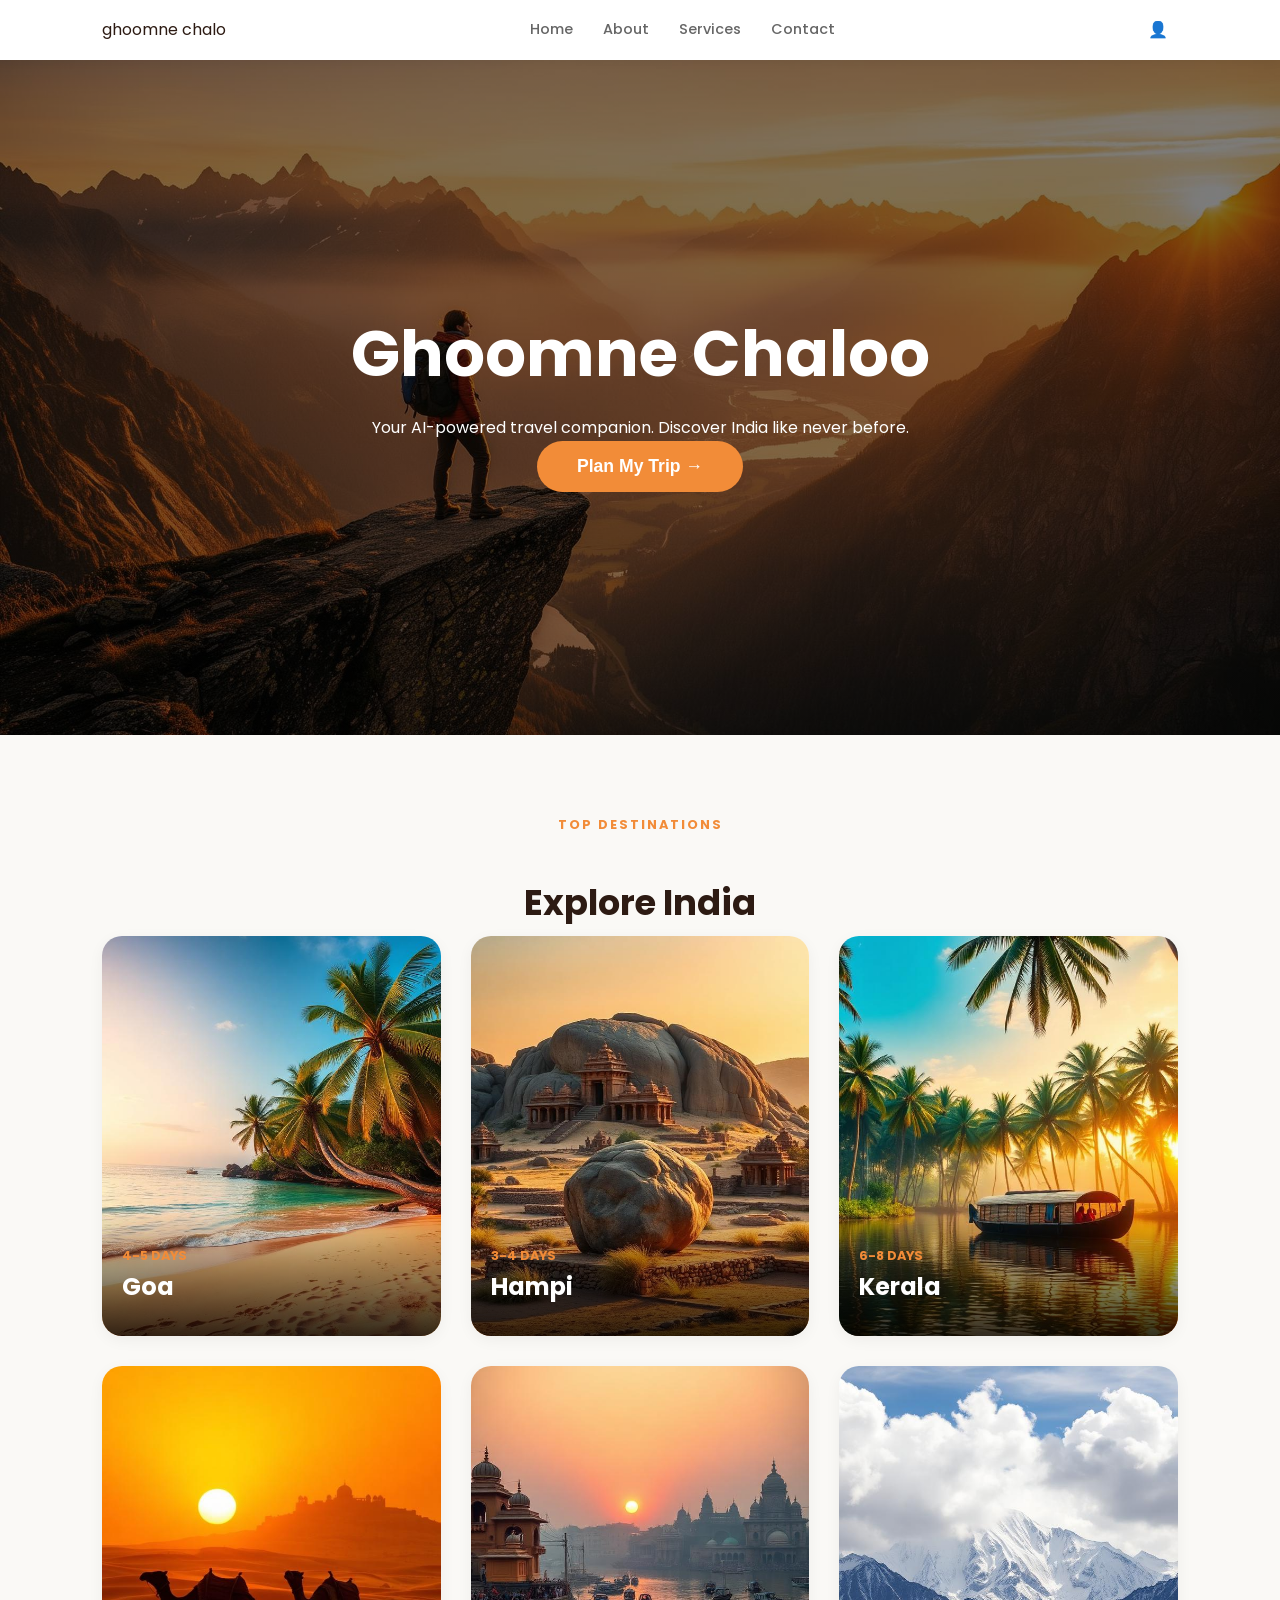
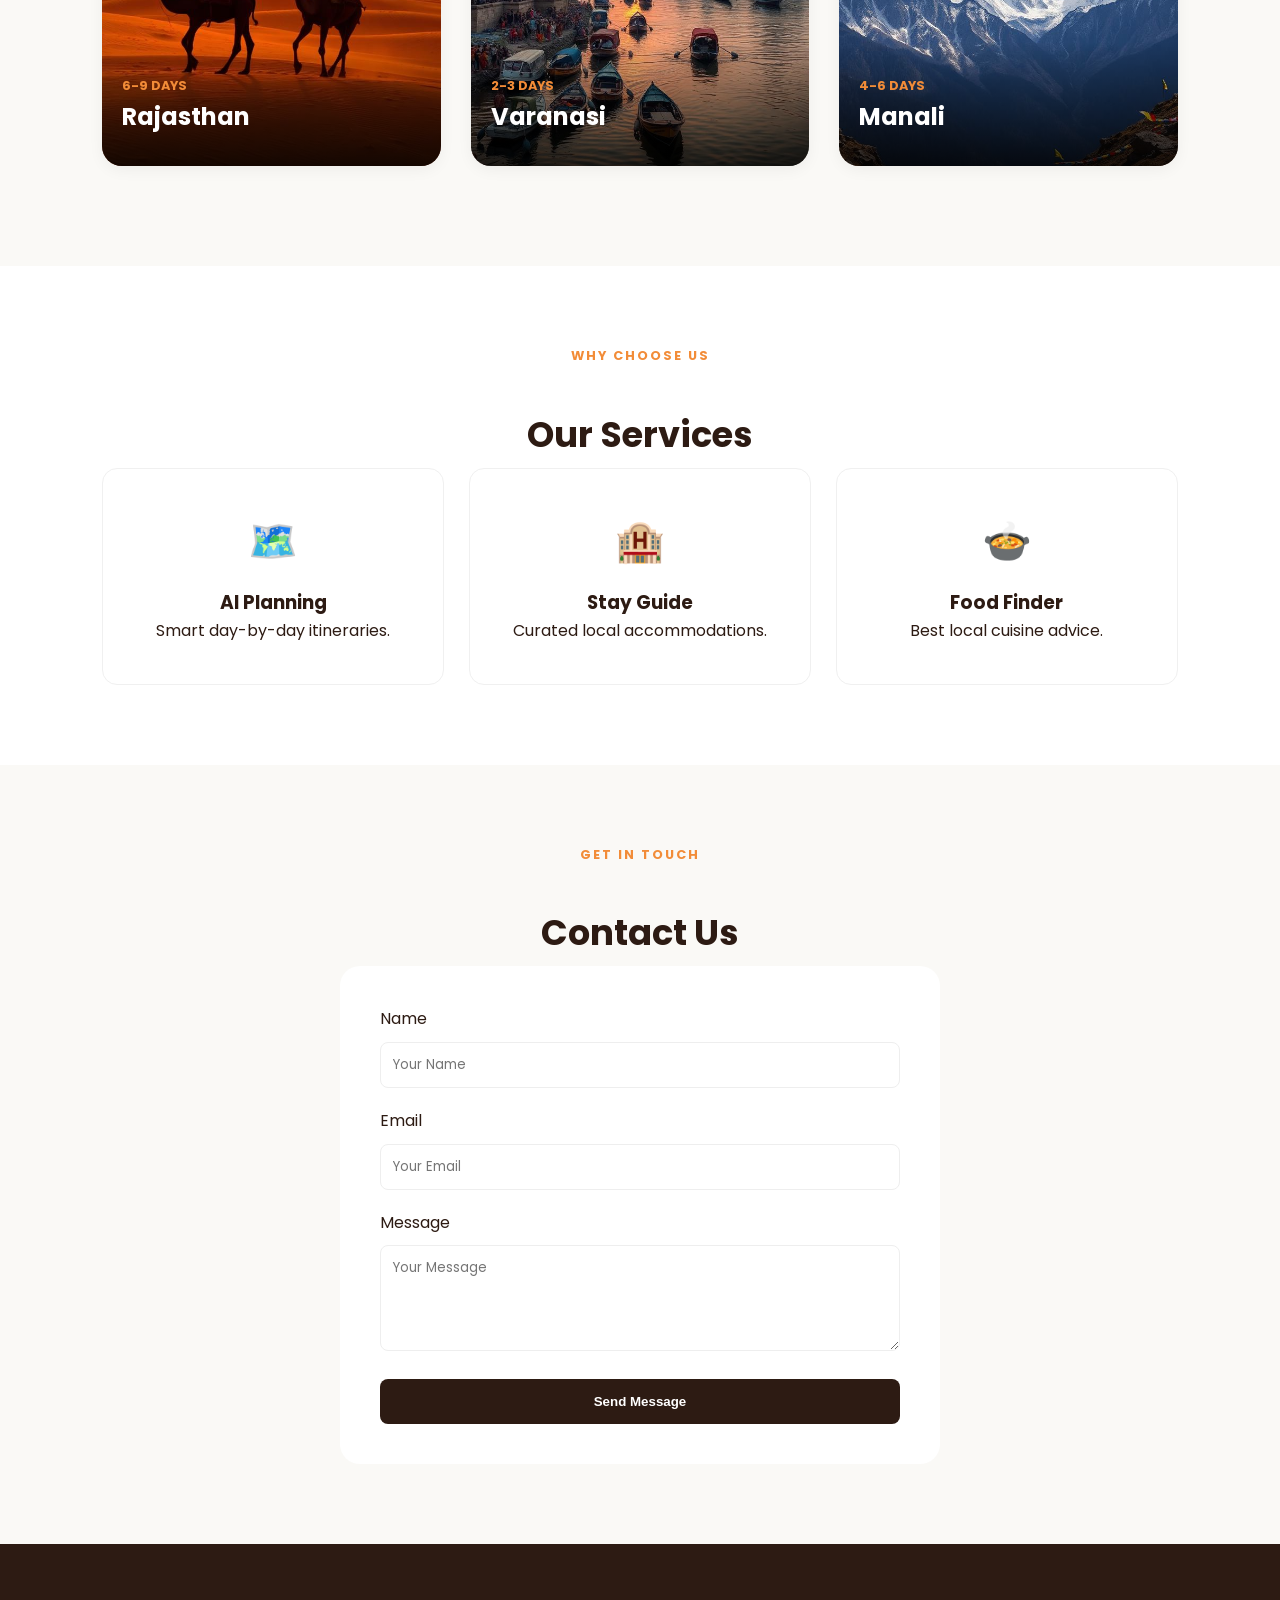
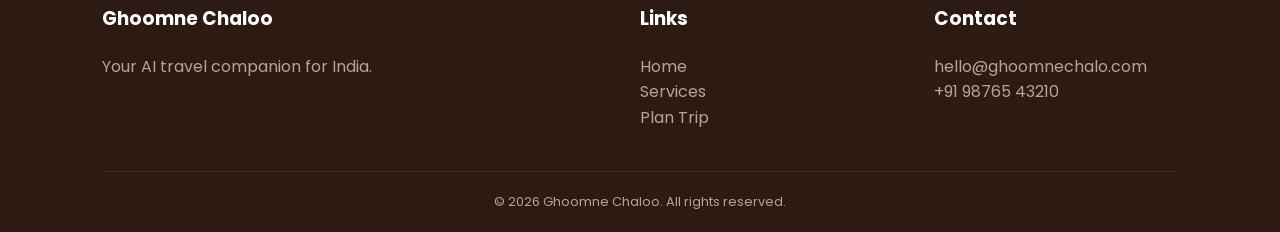
<file: frontend/index.html>
<!DOCTYPE html>
<html lang="en">
<head>
    <meta charset="UTF-8">
    <meta name="viewport" content="width=device-width, initial-scale=1.0">
    <title>Ghoomne Chaloo - Discover India</title>
    <link href="https://fonts.googleapis.com/css2?family=Poppins:wght@300;400;600;700&display=swap" rel="stylesheet">
    
    <style>
        /* --- Root Variables --- */
        :root {
            --primary-orange: #f28c38;
            --dark-brown: #2d1b13;
            --bg-light: #faf9f6;
            --white: #ffffff;
            --text-grey: #666;
        }

        * { box-sizing: border-box; margin: 0; padding: 0; }
        body { font-family: 'Poppins', sans-serif; background-color: var(--bg-light); color: var(--dark-brown); line-height: 1.6; min-height: 100vh; overflow-x: hidden; }

        /* --- Navigation --- */
        nav {
            display: flex;
            justify-content: space-between;
            align-items: center;
            gap: 16px;
            flex-wrap: wrap;
            padding: 12px 8%;
            background: var(--white);
            box-shadow: 0 2px 10px rgba(0,0,0,0.05);
            position: sticky;
            top: 0;
            z-index: 1000;
        }

        .logo { font-weight: 700; color: var(--primary-orange); font-size: 1.4rem; text-transform: capitalize; }
        .nav-links { display: flex; align-items: center; justify-content: center; flex-wrap: wrap; }
        .nav-links a { text-decoration: none; color: var(--text-grey); font-weight: 500; font-size: 0.9rem; margin: 0 15px; transition: 0.3s; }
        .nav-links a:hover { color: var(--primary-orange); }

        .nav-user { position: relative; display: inline-block; cursor: pointer; font-weight: 600; padding: 5px 10px; }
        .nav-user ul { 
            display: none; position: absolute; right: 0; top: 100%; 
            background: white; list-style: none; box-shadow: 0 8px 16px rgba(0,0,0,0.1); 
            border-radius: 8px; padding: 10px 0; min-width: 150px; 
        }
        .nav-user:hover ul { display: block; }
        .nav-user ul li a { display: block; padding: 10px 20px; text-decoration: none; color: var(--dark-brown); font-size: 0.85rem; }
        .nav-user ul li a:hover { background: #fdf2e9; color: var(--primary-orange); }

        /* --- Hero Section --- */
        .hero {
            min-height: 75vh;
            background: linear-gradient(rgba(0,0,0,0.5), rgba(0,0,0,0.5)), url('assets/hero-travel.jpg');
            background-size: cover; background-position: center;
            display: flex; flex-direction: column; justify-content: center; align-items: center; text-align: center; color: white;
            padding: 80px 24px;
        }
        .hero h1 { font-size: 4rem; margin-bottom: 10px; }
        .hero p { max-width: 700px; }
        .btn-plan { background: var(--primary-orange); color: white; padding: 15px 40px; border: none; border-radius: 30px; font-weight: 600; cursor: pointer; font-size: 1.1rem; transition: 0.3s; }
        .btn-plan:hover { transform: scale(1.05); }

        /* --- Sections --- */
        section { padding: 80px 8%; text-align: center; }
        .section-title { font-size: 2.2rem; margin-bottom: 5px; }
        .section-subtitle { color: var(--primary-orange); font-weight: 700; letter-spacing: 2px; font-size: 0.8rem; margin-bottom: 40px; text-transform: uppercase; }

        /* --- Destination Cards Grid --- */
        .card-grid {
            display: grid;
            grid-template-columns: repeat(3, 1fr);
            gap: 30px;
            margin-bottom: 20px;
        }
        .dest-card {
            background: white;
            border-radius: 20px;
            overflow: hidden;
            box-shadow: 0 4px 15px rgba(0,0,0,0.05);
            transition: 0.3s;
            position: relative;
            height: 400px;
            cursor: pointer;
        }
        .dest-card img { width: 100%; height: 100%; object-fit: cover; transition: 0.5s; }
        .dest-card:hover img { transform: scale(1.1); }
        
        .card-info {
            position: absolute; bottom: 0; left: 0; width: 100%;
            padding: 30px 20px;
            background: linear-gradient(transparent, rgba(0,0,0,0.8));
            color: white; text-align: left;
        }
        .card-info h3 { font-size: 1.5rem; }
        .card-info span { font-size: 0.8rem; color: var(--primary-orange); font-weight: 700; }

        /* --- Services Grid --- */
        .services-grid { display: grid; grid-template-columns: repeat(3, 1fr); gap: 25px; }
        .service-card { background: white; padding: 40px 20px; border-radius: 15px; border: 1px solid #f0f0f0; transition: 0.3s; }
        .service-card:hover { transform: translateY(-5px); box-shadow: 0 10px 25px rgba(0,0,0,0.05); }
        .service-card .icon { font-size: 2.5rem; margin-bottom: 15px; display: block; }

        /* --- Contact Form --- */
        .contact-box { max-width: 600px; margin: 0 auto; background: white; padding: 40px; border-radius: 20px; text-align: left; }
        input, textarea { width: 100%; padding: 12px; margin: 10px 0 20px 0; border: 1px solid #eee; border-radius: 8px; font-family: inherit; }
        .btn-send { background: var(--dark-brown); color: white; width: 100%; padding: 15px; border: none; border-radius: 8px; font-weight: 600; cursor: pointer; transition: 0.3s; }
        .btn-send:hover { background: var(--primary-orange); }

        /* --- Footer --- */
        footer { background: var(--dark-brown); color: #b5a499; padding: 60px 8% 20px 8%; text-align: left; }
        .footer-grid { display: grid; grid-template-columns: 2fr 1fr 1fr; gap: 50px; }
        footer h3 { color: white; margin-bottom: 20px; }
        .footer-bottom { text-align: center; border-top: 1px solid #3d2a21; margin-top: 40px; padding-top: 20px; font-size: 0.8rem; }

        /* --- Modal Styles --- */
        .modal {
            display: none;
            position: fixed;
            z-index: 2000;
            left: 0;
            top: 0;
            width: 100%;
            height: 100%;
            background: rgba(0, 0, 0, 0.58);
            backdrop-filter: blur(4px);
        }
        .modal-content {
            background: linear-gradient(180deg, #fffaf4 0%, #ffffff 100%);
            margin: 6% auto;
            padding: 26px;
            border-radius: 18px;
            width: 92%;
            max-width: 430px;
            position: relative;
            border: 1px solid #f3e7db;
            box-shadow: 0 22px 45px rgba(45, 27, 19, 0.2);
        }
        .modal-content.profile-content { max-width: 620px; }
        .modal-content h2 { margin-bottom: 4px; text-align: center; }
        .modal-subtitle {
            text-align: center;
            color: #8e7f73;
            font-size: 0.88rem;
            margin-bottom: 18px;
        }
        .close {
            position: absolute;
            right: 16px;
            top: 10px;
            width: 34px;
            height: 34px;
            border-radius: 50%;
            font-size: 24px;
            font-weight: 500;
            cursor: pointer;
            color: #999;
            display: flex;
            align-items: center;
            justify-content: center;
            background: #fff;
            border: 1px solid #eee;
        }
        .close:hover { color: var(--primary-orange); border-color: #f6c9a1; }

        .auth-form { display: grid; gap: 12px; }
        .field { display: flex; flex-direction: column; gap: 6px; }
        .field label {
            font-size: 0.78rem;
            color: #826c5d;
            font-weight: 600;
            letter-spacing: 0.03em;
            text-transform: uppercase;
        }
        .auth-form input,
        .auth-form select {
            width: 100%;
            padding: 12px 14px;
            border: 1px solid #eadfd4;
            border-radius: 10px;
            background: #fff;
            font-family: inherit;
            margin: 0;
            transition: border-color 0.2s, box-shadow 0.2s;
        }
        .auth-form input:focus,
        .auth-form select:focus {
            outline: none;
            border-color: #f28c38;
            box-shadow: 0 0 0 3px rgba(242, 140, 56, 0.16);
        }

        .profile-grid {
            display: grid;
            grid-template-columns: 1fr 1fr;
            gap: 12px;
        }
        .profile-grid .full { grid-column: 1 / -1; }

        .auth-link {
            margin-top: 14px;
            text-align: center;
            color: #7a6a5e;
            font-size: 0.9rem;
        }
        .auth-link a { color: var(--primary-orange); text-decoration: none; font-weight: 600; }
        .auth-link a:hover { text-decoration: underline; }

        .auth-form .btn-send {
            margin-top: 6px;
            background: linear-gradient(135deg, #2d1b13, #5b3b2b);
        }
        .auth-form .btn-send:hover {
            background: linear-gradient(135deg, #f28c38, #de7427);
        }
        
        /* User logged in state */
        .nav-user.logged-in .user-name { color: var(--primary-orange); }

        @media (max-width: 1024px) {
            .card-grid,
            .services-grid,
            .footer-grid {
                grid-template-columns: repeat(2, 1fr);
            }
        }

        @media (max-width: 768px) {
            nav { padding: 12px 20px; justify-content: center; }
            .nav-links { width: 100%; gap: 8px 0; }
            .nav-links a { margin: 0 10px; }
            .hero { min-height: 62vh; padding: 72px 20px; }
            .hero h1 { font-size: 2.7rem; line-height: 1.1; }
            section { padding: 56px 20px; }
            .card-grid,
            .services-grid,
            .footer-grid {
                grid-template-columns: 1fr;
            }
            .dest-card { height: 320px; }
            .contact-box { padding: 24px; }
            .modal-content { margin: 12% auto; padding: 20px; }
            .profile-grid { grid-template-columns: 1fr; }
        }

        @media (max-width: 480px) {
            .hero h1 { font-size: 2.2rem; }
            .btn-plan { width: 100%; max-width: 280px; padding: 14px 24px; }
            .section-title { font-size: 1.8rem; }
            footer { padding: 48px 20px 20px 20px; }
        }
    </style>
</head>
<body>

   <nav>
        <span>ghoomne chalo</span>
        <div class="nav-links">
            <a href="index.html">Home</a>
            <a href="#about">About</a>
            <a href="#services">Services</a>
            <a href="#contact">Contact</a>
        </div>
                <div class="nav-user" id="navUser">
            <span>&#128100;</span>
            <ul>
                <li><a href="#" id="menuLogin">Login</a></li>
                <li><a href="#" id="menuProfile">Profile</a></li>
                <li><a href="#" id="menuHelp">Help</a></li>
                <li><a href="#" id="menuLogout">Logout</a></li>
            </ul>
        </div>
    </nav>

    <!-- Login Modal -->
    <div id="loginModal" class="modal">
        <div class="modal-content">
            <span class="close" onclick="closeLoginModal()">&times;</span>
            <h2>Login</h2>
            <p class="modal-subtitle">Access your travel dashboard</p>
            <form id="loginForm" class="auth-form">
                <div class="field">
                    <label for="loginEmail">Email</label>
                    <input type="email" id="loginEmail" placeholder="you@example.com" required>
                </div>
                <div class="field">
                    <label for="loginPassword">Password</label>
                    <input type="password" id="loginPassword" placeholder="Enter password" required>
                </div>
                <button type="submit" class="btn-send">Login</button>
            </form>
            <p class="auth-link">Don't have an account? <a href="#" onclick="showRegisterModal()">Register</a></p>
        </div>
    </div>

    <!-- Register Modal -->
    <div id="registerModal" class="modal">
        <div class="modal-content">
            <span class="close" onclick="closeRegisterModal()">&times;</span>
            <h2>Register</h2>
            <p class="modal-subtitle">Create your account in seconds</p>
            <form id="registerForm" class="auth-form">
                <div class="field">
                    <label for="regUsername">Username</label>
                    <input type="text" id="regUsername" placeholder="Your name" required>
                </div>
                <div class="field">
                    <label for="regEmail">Email</label>
                    <input type="email" id="regEmail" placeholder="you@example.com" required>
                </div>
                <div class="field">
                    <label for="regPassword">Password</label>
                    <input type="password" id="regPassword" placeholder="Create password" required>
                </div>
                <button type="submit" class="btn-send">Register</button>
            </form>
            <p class="auth-link">Already have an account? <a href="#" onclick="showLoginModal()">Login</a></p>
        </div>
    </div>

    <!-- Profile Modal -->
    <div id="profileModal" class="modal">
        <div class="modal-content profile-content">
            <span class="close" onclick="closeProfileModal()">&times;</span>
            <h2>My Profile</h2>
            <p class="modal-subtitle">Keep your details updated for smoother bookings</p>
            <form id="profileForm" class="auth-form">
                <div class="profile-grid">
                    <div class="field">
                        <label for="profileName">Full Name</label>
                        <input type="text" id="profileName" placeholder="Enter full name">
                    </div>
                    <div class="field">
                        <label for="profilePhone">Phone Number</label>
                        <input type="text" id="profilePhone" placeholder="+91 98XXXXXX10">
                    </div>
                    <div class="field full">
                        <label for="profileAddress">Address</label>
                        <input type="text" id="profileAddress" placeholder="Street, city, state">
                    </div>
                    <div class="field">
                        <label for="profileIdProof">ID Proof Type</label>
                        <select id="profileIdProof">
                            <option value="">Select ID Proof Type</option>
                            <option value="Aadhar">Aadhar Card</option>
                            <option value="PAN">PAN Card</option>
                            <option value="Passport">Passport</option>
                            <option value="Driving License">Driving License</option>
                        </select>
                    </div>
                    <div class="field">
                        <label for="profileIdNumber">ID Number</label>
                        <input type="text" id="profileIdNumber" placeholder="Enter ID number">
                    </div>
                </div>
                <button type="submit" class="btn-send">Save Profile</button>
            </form>
        </div>
    </div>

    <header id="home" class="hero">
        <h1>Ghoomne Chaloo</h1>
        <p>Your AI-powered travel companion. Discover India like never before.</p>
        <button class="btn-plan" onclick="goToPlanPage()">Plan My Trip &rarr;</button>
    </header>

    <section id="about">
        <p class="section-subtitle">Top Destinations</p>
        <h2 class="section-title">Explore India</h2>
        <div class="card-grid">
            <div class="dest-card">
                <img src="assets/dest-goa.jpg" alt="Goa">
                <div class="card-info"><span>4-5 DAYS</span><h3>Goa</h3></div>
            </div>
            <div class="dest-card">
                <img src="assets/dest-hampi.jpg" alt="Hampi">
                <div class="card-info"><span>3-4 DAYS</span><h3>Hampi</h3></div>
            </div>
            <div class="dest-card">
                <img src="assets/dest-kerala.jpg" alt="Kerala">
                <div class="card-info"><span>6-8 DAYS</span><h3>Kerala</h3></div>
            </div>

            <div class="dest-card">
                <img src="assets/dest-rajasthan.jpg" alt="Rajasthan">
                <div class="card-info"><span>6-9 DAYS</span><h3>Rajasthan</h3></div>
            </div>
            <div class="dest-card">
                <img src="assets/dest-varanasi.jpg" alt="Varanasi">
                <div class="card-info"><span>2-3 DAYS</span><h3>Varanasi</h3></div>
            </div>
            <div class="dest-card">
                <img src="assets/dest-manali.jpg" alt="Manali">
                <div class="card-info"><span>4-6 DAYS</span><h3>Manali</h3></div>
            </div>
        </div>
    </section>

    <section id="services" style="background-color: #fff;">
        <p class="section-subtitle">Why Choose Us</p>
        <h2 class="section-title">Our Services</h2>
        <div class="services-grid">
            <div class="service-card"><span class="icon">🗺️</span><h3>AI Planning</h3><p>Smart day-by-day itineraries.</p></div>
            <div class="service-card"><span class="icon">🏨</span><h3>Stay Guide</h3><p>Curated local accommodations.</p></div>
            <div class="service-card"><span class="icon">🍲</span><h3>Food Finder</h3><p>Best local cuisine advice.</p></div>
        </div>
    </section>

    <section id="contact">
        <p class="section-subtitle">Get In Touch</p>
        <h2 class="section-title">Contact Us</h2>
        <div class="contact-box">
            <form>
                <label>Name</label><input type="text" placeholder="Your Name">
                <label>Email</label><input type="email" placeholder="Your Email">
                <label>Message</label><textarea rows="4" placeholder="Your Message"></textarea>
                <button type="submit" class="btn-send">Send Message</button>
            </form>
        </div>
    </section>

    <footer>
        <div class="footer-grid">
            <div><h3>Ghoomne Chaloo</h3><p>Your AI travel companion for India.</p></div>
            <div><h3>Links</h3><p>Home</p><p>Services</p><p>Plan Trip</p></div>
            <div><h3>Contact</h3><p>hello@ghoomnechalo.com</p><p>+91 98765 43210</p></div>
        </div>
        <div class="footer-bottom"><p>© 2026 Ghoomne Chaloo. All rights reserved.</p></div>
    </footer>

    <script>
        const API_BASE = (window.location.protocol.startsWith('http') && window.location.port === '5000')
            ? window.location.origin
            : 'http://127.0.0.1:5000';
        let currentUser = null;
        let authToken = localStorage.getItem('token');

        async function readJsonResponse(res) {
            const text = await res.text();
            if (!text) {
                return { message: '' };
            }
            try {
                return JSON.parse(text);
            } catch (err) {
                return { message: text.trim() };
            }
        }

        function getApiMessage(data, fallback, status) {
            const message = (data && typeof data.message === 'string' && data.message.trim()) || '';
            if (message) {
                return message;
            }
            if (status === 400) {
                return 'Please check your details and try again.';
            }
            if (status === 401) {
                return 'Invalid email or password.';
            }
            if (status >= 500) {
                return 'Server error. Please try again.';
            }
            return fallback + (status ? ' (HTTP ' + status + ')' : '');
        }

        // Check auth on load
        checkAuth();

        // Modal functions
        function showLoginModal() { document.getElementById('loginModal').style.display = 'block'; }
        function closeLoginModal() { document.getElementById('loginModal').style.display = 'none'; }
        function showRegisterModal() { closeLoginModal(); document.getElementById('registerModal').style.display = 'block'; }
        function closeRegisterModal() { document.getElementById('registerModal').style.display = 'none'; }
        function showProfileModal() { document.getElementById('profileModal').style.display = 'block'; loadProfile(); }
        function closeProfileModal() { document.getElementById('profileModal').style.display = 'none'; }

        // Close modals on outside click
        window.onclick = function(event) {
            if (event.target.classList.contains('modal')) {
                event.target.style.display = 'none';
            }
        }

        // Check authentication
        async function checkAuth() {
            if (!authToken) {
                updateNav(false);
                return;
            }
            try {
                const res = await fetch(API_BASE + '/api/auth/check', {
                    headers: { 'Authorization': 'Bearer ' + authToken }
                });
                const data = await readJsonResponse(res);
                if (data.authenticated) {
                    currentUser = data.user;
                    updateNav(true);
                } else {
                    logout();
                }
            } catch (e) { logout(); }
        }

        // Update navigation based on auth state
        function updateNav(isLoggedIn) {
            const navUser = document.getElementById('navUser');
            if (isLoggedIn) {
                navUser.innerHTML = '<span class="user-name">' + currentUser.username + ' &#128100;</span><ul><li><a href="#" id="menuProfile">Profile</a></li><li><a href="#" id="menuHelp">Help</a></li><li><a href="#" id="menuLogout">Logout</a></li></ul>';
                document.getElementById('menuProfile').onclick = function(e) { e.preventDefault(); showProfileModal(); };
                document.getElementById('menuHelp').onclick = function(e) { e.preventDefault(); alert('Help: Login first, then open Profile to update your details.'); };
                document.getElementById('menuLogout').onclick = function(e) { e.preventDefault(); logout(); };
            } else {
                navUser.innerHTML = '<span>&#128100;</span><ul><li><a href="#" id="menuLogin">Login</a></li><li><a href="#" id="menuProfile">Profile</a></li><li><a href="#" id="menuHelp">Help</a></li><li><a href="#" id="menuLogout">Logout</a></li></ul>';
                document.getElementById('menuLogin').onclick = function(e) { e.preventDefault(); showLoginModal(); };
                document.getElementById('menuProfile').onclick = function(e) { e.preventDefault(); showLoginModal(); };
                document.getElementById('menuHelp').onclick = function(e) { e.preventDefault(); alert('Help: Use Login to sign in, then open Profile.'); };
                document.getElementById('menuLogout').onclick = function(e) { e.preventDefault(); alert('You are not logged in.'); };
            }
        }

        function goToPlanPage() {
            if (!authToken) {
                alert('Please login first to open trip planning.');
                showLoginModal();
                return;
            }
            window.location.href = 'plan.html';
        }

        // Login form
        document.getElementById('loginForm').onsubmit = async function(e) {
            e.preventDefault();
            var email = document.getElementById('loginEmail').value.trim().toLowerCase();
            var password = document.getElementById('loginPassword').value;
            try {
                var res = await fetch(API_BASE + '/api/auth/login', {
                    method: 'POST',
                    headers: { 'Content-Type': 'application/json' },
                    body: JSON.stringify({ email: email, password: password })
                });
                var data = await readJsonResponse(res);
                if (res.ok) {
                    authToken = data.token;
                    currentUser = data.user;
                    localStorage.setItem('token', authToken);
                    closeLoginModal();
                    updateNav(true);
                } else { alert(getApiMessage(data, 'Login failed', res.status)); }
            } catch (e) { alert('Error: ' + e.message); }
        };

        // Register form
        document.getElementById('registerForm').onsubmit = async function(e) {
            e.preventDefault();
            var username = document.getElementById('regUsername').value.trim();
            var email = document.getElementById('regEmail').value.trim().toLowerCase();
            var password = document.getElementById('regPassword').value;
            if (!username || !email || !password) {
                alert('Email, username, and password are required');
                return;
            }
            if (password.length < 6) {
                alert('Password must be at least 6 characters');
                return;
            }
            try {
                var res = await fetch(API_BASE + '/api/auth/register', {
                    method: 'POST',
                    headers: { 'Content-Type': 'application/json' },
                    body: JSON.stringify({ username: username, email: email, password: password })
                });
                var data = await readJsonResponse(res);
                if (res.ok) {
                    alert('Registration successful! Please login.');
                    closeRegisterModal();
                    showLoginModal();
                } else { alert(getApiMessage(data, 'Registration failed', res.status)); }
            } catch (e) { alert('Error: ' + e.message); }
        };

        // Profile form
        function loadProfile() {
            if (currentUser) {
                document.getElementById('profileName').value = currentUser.name || '';
                document.getElementById('profilePhone').value = currentUser.phone || '';
                document.getElementById('profileAddress').value = currentUser.address || '';
                document.getElementById('profileIdProof').value = currentUser.id_proof_type || '';
                document.getElementById('profileIdNumber').value = currentUser.id_proof_number || '';
            }
        }

        document.getElementById('profileForm').onsubmit = async function(e) {
            e.preventDefault();
            var name = document.getElementById('profileName').value;
            var phone = document.getElementById('profilePhone').value;
            var address = document.getElementById('profileAddress').value;
            var id_proof_type = document.getElementById('profileIdProof').value;
            var id_proof_number = document.getElementById('profileIdNumber').value;
            try {
                var res = await fetch(API_BASE + '/api/auth/profile', {
                    method: 'PUT',
                    headers: { 
                        'Content-Type': 'application/json',
                        'Authorization': 'Bearer ' + authToken
                    },
                    body: JSON.stringify({ name: name, phone: phone, address: address, id_proof_type: id_proof_type, id_proof_number: id_proof_number })
                });
                var data = await readJsonResponse(res);
                if (res.ok) {
                    currentUser = data.user;
                    alert('Profile updated successfully!');
                    closeProfileModal();
                } else { alert(getApiMessage(data, 'Update failed', res.status)); }
            } catch (e) { alert('Error: ' + e.message); }
        };

        // Logout
        function logout() {
            authToken = null;
            currentUser = null;
            localStorage.removeItem('token');
            updateNav(false);
        }
    </script>

</body>
</html>
</file>
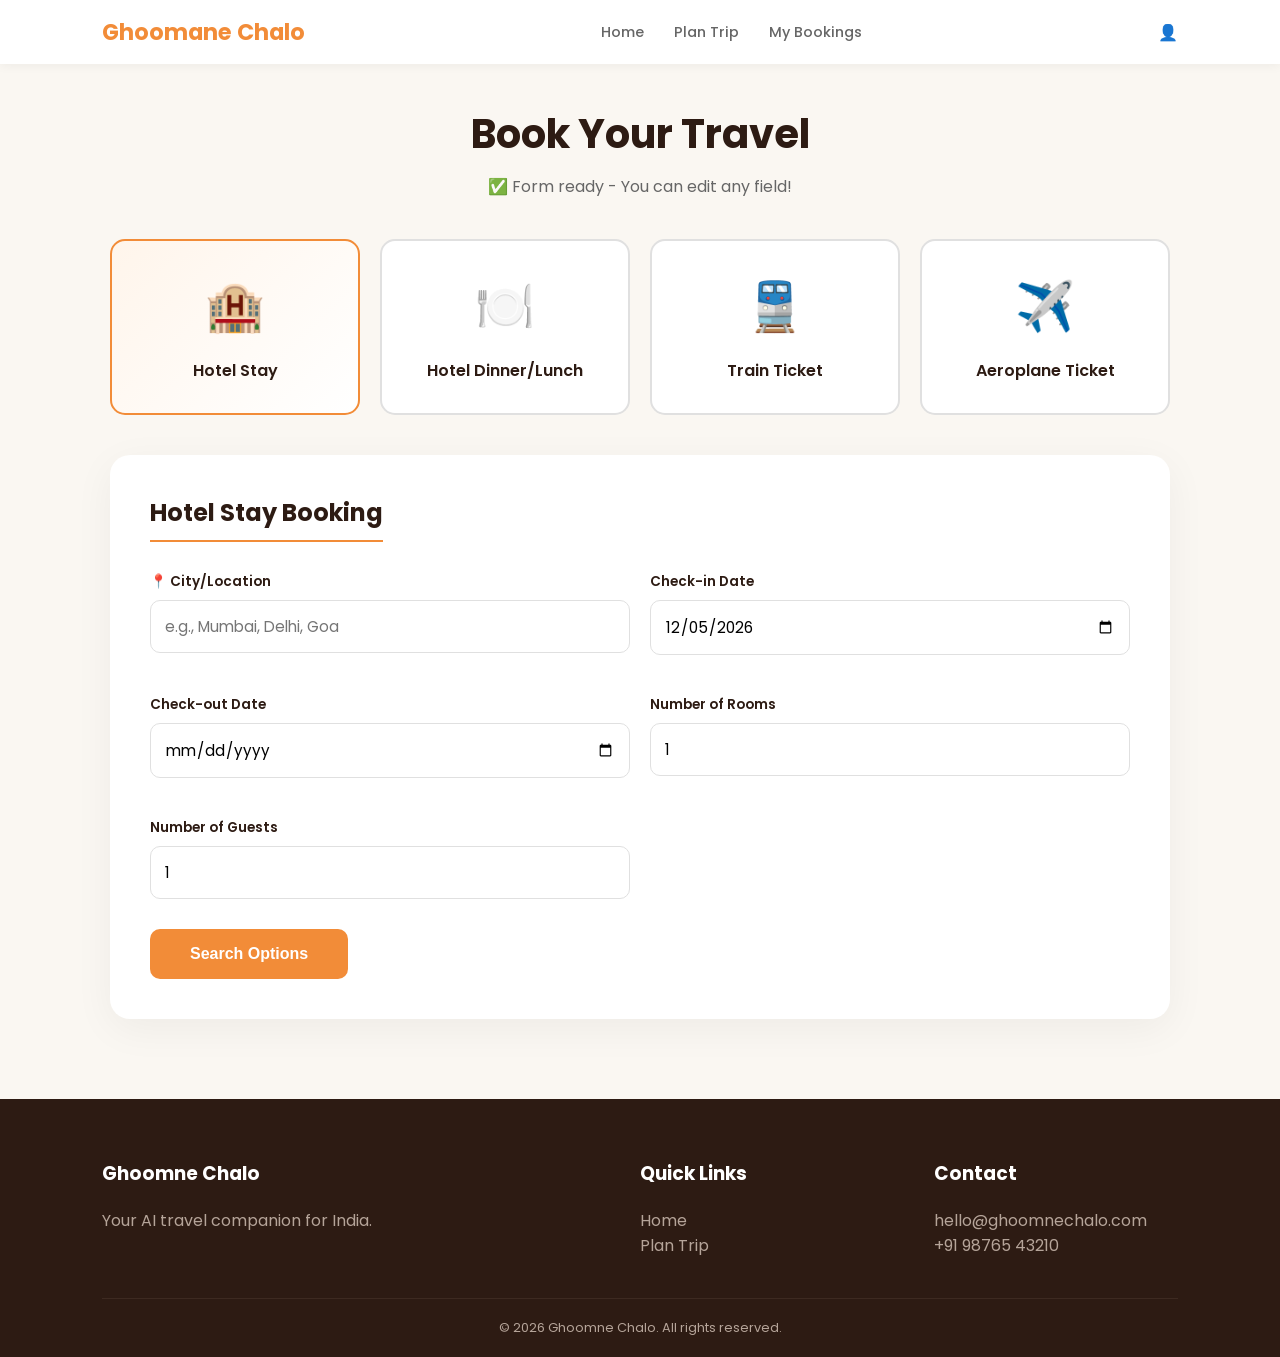
<file: frontend/booking.html>
<!DOCTYPE html>
<html lang="en">
<head>
    <meta charset="UTF-8">
    <meta name="viewport" content="width=device-width, initial-scale=1.0">
    <title>Book Now - Ghoomne Chalo</title>
    <link href="https://fonts.googleapis.com/css2?family=Poppins:wght@300;400;600;700&display=swap" rel="stylesheet">
    <style>
        :root {
            --primary-orange: #f28c38;
            --dark-brown: #2d1b13;
            --bg-light: #faf7f2;
            --white: #ffffff;
            --text-grey: #666;
            --light-grey: #f5f5f5;
            --border-color: #e0e0e0;
        }

        * {
            box-sizing: border-box;
            margin: 0;
            padding: 0;
        }

        body {
            font-family: 'Poppins', sans-serif;
            background-color: var(--bg-light);
            color: var(--dark-brown);
            min-height: 100vh;
            overflow-x: hidden;
        }

        /* Navigation */
        nav {
            display: flex;
            justify-content: space-between;
            align-items: center;
            gap: 16px;
            flex-wrap: wrap;
            padding: 15px 8%;
            background: var(--white);
            box-shadow: 0 2px 10px rgba(0,0,0,0.05);
            position: sticky;
            top: 0;
            z-index: 1000;
        }

        .logo {
            font-weight: 700;
            color: var(--primary-orange);
            font-size: 1.4rem;
            text-transform: capitalize;
        }

        .nav-links a {
            text-decoration: none;
            color: var(--text-grey);
            font-weight: 500;
            font-size: 0.9rem;
            margin: 0 15px;
            transition: 0.3s;
        }

        .nav-links a:hover {
            color: var(--primary-orange);
        }

        .nav-links {
            display: flex;
            align-items: center;
            justify-content: center;
            flex-wrap: wrap;
        }

        /* Main Container */
        .container {
            max-width: 1100px;
            margin: 40px auto;
            padding: 0 20px;
        }

        /* Booking Heading */
        .booking-header {
            text-align: center;
            margin-bottom: 40px;
        }

        .booking-header h1 {
            font-size: 2.5rem;
            color: var(--dark-brown);
            margin-bottom: 10px;
        }

        .booking-header p {
            color: var(--text-grey);
            font-size: 1rem;
        }

        /* Booking Type Selection */
        .booking-types {
            display: grid;
            grid-template-columns: repeat(4, 1fr);
            gap: 20px;
            margin-bottom: 40px;
        }

        .booking-type-card {
            background: var(--white);
            border: 2px solid var(--border-color);
            border-radius: 15px;
            padding: 30px 20px;
            text-align: center;
            cursor: pointer;
            transition: all 0.3s ease;
        }

        .booking-type-card:hover {
            border-color: var(--primary-orange);
            transform: translateY(-5px);
            box-shadow: 0 10px 25px rgba(242, 140, 56, 0.15);
        }

        .booking-type-card.selected {
            border-color: var(--primary-orange);
            background: linear-gradient(135deg, #fff5eb 0%, #fff 100%);
        }

        .booking-type-card .icon {
            font-size: 3rem;
            margin-bottom: 15px;
            display: block;
        }

        .booking-type-card h3 {
            font-size: 1rem;
            color: var(--dark-brown);
            font-weight: 600;
        }

        /* Booking Form Section */
        .booking-form-section {
            display: none;
            background: var(--white);
            border-radius: 20px;
            padding: 40px;
            box-shadow: 0 10px 40px rgba(0,0,0,0.05);
            margin-bottom: 40px;
        }

        .booking-form-section.active {
            display: block;
            animation: fadeIn 0.4s ease;
        }

        @keyframes fadeIn {
            from { opacity: 0; transform: translateY(20px); }
            to { opacity: 1; transform: translateY(0); }
        }

        .form-title {
            font-size: 1.5rem;
            margin-bottom: 30px;
            color: var(--dark-brown);
            border-bottom: 2px solid var(--primary-orange);
            padding-bottom: 10px;
            display: inline-block;
        }

        .form-grid {
            display: grid;
            grid-template-columns: 1fr 1fr;
            gap: 20px;
        }

        .form-group {
            margin-bottom: 20px;
        }

        .form-group.full-width {
            grid-column: 1 / -1;
        }

        .form-group label {
            display: block;
            font-size: 0.85rem;
            font-weight: 600;
            color: var(--dark-brown);
            margin-bottom: 8px;
        }

        .form-group input,
        .form-group select {
            width: 100%;
            padding: 14px;
            border: 1px solid var(--border-color);
            border-radius: 10px;
            font-size: 0.95rem;
            font-family: inherit;
            transition: border-color 0.3s;
        }

        .form-group input:focus,
        .form-group select:focus {
            outline: none;
            border-color: var(--primary-orange);
        }

        .btn-submit {
            background: var(--primary-orange);
            color: white;
            padding: 16px 40px;
            border: none;
            border-radius: 10px;
            font-size: 1rem;
            font-weight: 600;
            cursor: pointer;
            transition: all 0.3s;
            margin-top: 10px;
        }

        .btn-submit:hover {
            background: #e67a2a;
            transform: translateY(-2px);
        }

        .btn-submit:disabled {
            background: #ccc;
            cursor: not-allowed;
        }

        /* Options Section */
        .options-section {
            display: none;
            margin-top: 40px;
        }

        .options-section.active {
            display: block;
        }

        .options-title {
            font-size: 1.5rem;
            margin-bottom: 25px;
            color: var(--dark-brown);
            text-align: center;
        }

        .options-grid {
            display: grid;
            grid-template-columns: repeat(3, 1fr);
            gap: 25px;
        }

        .option-card {
            background: var(--white);
            border-radius: 15px;
            overflow: hidden;
            box-shadow: 0 5px 20px rgba(0,0,0,0.08);
            transition: all 0.3s;
            cursor: pointer;
            border: 2px solid transparent;
        }

        .option-card:hover {
            transform: translateY(-8px);
            box-shadow: 0 15px 35px rgba(0,0,0,0.12);
        }

        .option-card.selected {
            border-color: var(--primary-orange);
        }

        .option-image {
            width: 100%;
            height: 180px;
            object-fit: cover;
            background: linear-gradient(135deg, #f5f5f5 0%, #e8e8e8 100%);
            display: flex;
            align-items: center;
            justify-content: center;
            font-size: 3.5rem;
        }

        .option-content {
            padding: 20px;
        }

        .option-content h4 {
            font-size: 1.1rem;
            color: var(--dark-brown);
            margin-bottom: 8px;
        }

        .option-location {
            color: var(--text-grey);
            font-size: 0.85rem;
            margin-bottom: 12px;
            display: flex;
            align-items: center;
            gap: 5px;
        }

        .option-rating {
            display: inline-block;
            background: #fff5eb;
            color: var(--primary-orange);
            padding: 4px 10px;
            border-radius: 20px;
            font-size: 0.8rem;
            font-weight: 600;
            margin-bottom: 12px;
        }

        .option-details {
            color: var(--text-grey);
            font-size: 0.85rem;
            margin-bottom: 15px;
            line-height: 1.5;
        }

        .option-price {
            font-size: 1.3rem;
            font-weight: 700;
            color: var(--primary-orange);
        }

        .option-price span {
            font-size: 0.8rem;
            color: var(--text-grey);
            font-weight: 400;
        }

        /* Booking Confirmation */
        .confirmation-section {
            display: none;
            background: var(--white);
            border-radius: 20px;
            padding: 40px;
            box-shadow: 0 10px 40px rgba(0,0,0,0.05);
            text-align: center;
            margin-top: 40px;
        }

        .confirmation-section.active {
            display: block;
            animation: fadeIn 0.5s ease;
        }

        .success-icon {
            font-size: 4rem;
            margin-bottom: 20px;
        }

        .confirmation-title {
            font-size: 1.8rem;
            color: #28a745;
            margin-bottom: 15px;
        }

        .booking-ref {
            background: var(--light-grey);
            padding: 15px 30px;
            border-radius: 10px;
            display: inline-block;
            margin: 20px 0;
        }

        .booking-ref span {
            font-weight: 600;
            color: var(--dark-brown);
        }

        .booking-summary {
            text-align: left;
            max-width: 500px;
            margin: 30px auto;
            padding: 20px;
            background: var(--bg-light);
            border-radius: 15px;
        }

        .booking-summary p {
            margin: 10px 0;
            font-size: 0.95rem;
        }

        .booking-summary strong {
            color: var(--dark-brown);
        }

        .btn-download {
            background: var(--dark-brown);
            color: white;
            padding: 16px 40px;
            border: none;
            border-radius: 10px;
            font-size: 1rem;
            font-weight: 600;
            cursor: pointer;
            transition: all 0.3s;
            margin: 10px;
            display: inline-flex;
            align-items: center;
            gap: 10px;
        }

        .btn-download:hover {
            background: #1a100c;
        }

        .btn-new-booking {
            background: transparent;
            color: var(--primary-orange);
            padding: 16px 40px;
            border: 2px solid var(--primary-orange);
            border-radius: 10px;
            font-size: 1rem;
            font-weight: 600;
            cursor: pointer;
            transition: all 0.3s;
            margin: 10px;
        }

        .btn-new-booking:hover {
            background: var(--primary-orange);
            color: white;
        }

        /* Loading Spinner */
        .loading {
            text-align: center;
            padding: 40px;
        }

        .spinner {
            width: 50px;
            height: 50px;
            border: 4px solid #f3f3f3;
            border-top: 4px solid var(--primary-orange);
            border-radius: 50%;
            animation: spin 1s linear infinite;
            margin: 0 auto 20px;
        }

        @keyframes spin {
            0% { transform: rotate(0deg); }
            100% { transform: rotate(360deg); }
        }

        /* Responsive */
        @media (max-width: 900px) {
            nav {
                padding: 15px 20px;
                justify-content: center;
            }
            .nav-links {
                width: 100%;
                gap: 6px 0;
            }
            .booking-types {
                grid-template-columns: repeat(2, 1fr);
            }
            .options-grid {
                grid-template-columns: repeat(2, 1fr);
            }
        }

        @media (max-width: 600px) {
            .booking-types {
                grid-template-columns: 1fr;
            }
            .options-grid {
                grid-template-columns: 1fr;
            }
            .form-grid {
                grid-template-columns: 1fr;
            }
            .booking-form-section {
                padding: 25px;
            }
            .container {
                margin: 24px auto;
                padding: 0 16px;
            }
            .booking-header h1 {
                font-size: 2rem;
            }
            .btn-submit,
            .btn-download,
            .btn-new-booking {
                width: 100%;
                justify-content: center;
            }
        }

        /* Footer */
        footer {
            background: var(--dark-brown);
            color: #b5a499;
            padding: 60px 8% 20px 8%;
            margin-top: 80px;
        }

        .footer-grid {
            display: grid;
            grid-template-columns: 2fr 1fr 1fr;
            gap: 50px;
        }

        footer h3 {
            color: white;
            margin-bottom: 20px;
        }

        .footer-bottom {
            text-align: center;
            border-top: 1px solid #3d2a21;
            margin-top: 40px;
            padding-top: 20px;
            font-size: 0.8rem;
        }

        @media (max-width: 768px) {
            .footer-grid {
                grid-template-columns: 1fr;
                gap: 30px;
            }
        }
    </style>
</head>
<body>

    <nav>
        <span class="logo">ghoomane chalo</span>
        <div class="nav-links">
            <a href="index.html">Home</a>
            <a href="plan.html">Plan Trip</a>
            <a href="#">My Bookings</a>
        </div>
        <span>👤</span>
    </nav>

    <div class="container">
        <!-- Booking Header -->
        <div class="booking-header">
            <h1>Book Your Travel</h1>
            <p>Choose your booking type and find the best options for your journey</p>
        </div>

        <!-- Booking Type Selection -->
        <div class="booking-types">
            <div class="booking-type-card" onclick="selectBookingType('hotel_stay')" data-type="hotel_stay">
                <span class="icon">🏨</span>
                <h3>Hotel Stay</h3>
            </div>
            <div class="booking-type-card" onclick="selectBookingType('restaurant')" data-type="restaurant">
                <span class="icon">🍽️</span>
                <h3>Hotel Dinner/Lunch</h3>
            </div>
            <div class="booking-type-card" onclick="selectBookingType('train')" data-type="train">
                <span class="icon">🚆</span>
                <h3>Train Ticket</h3>
            </div>
            <div class="booking-type-card" onclick="selectBookingType('flight')" data-type="flight">
                <span class="icon">✈️</span>
                <h3>Aeroplane Ticket</h3>
            </div>
        </div>

        <!-- Booking Form -->
        <div class="booking-form-section" id="bookingForm">
            <h2 class="form-title" id="formTitle">Hotel Stay Booking</h2>
            <form id="bookingDetailsForm">
                <div class="form-grid" id="formFields">
                    <!-- Dynamic fields will be inserted here -->
                </div>
                <button type="button" class="btn-submit" onclick="searchOptions()">Search Options</button>
            </form>
        </div>

        <!-- Options Section -->
        <div class="options-section" id="optionsSection">
            <h2 class="options-title">Available Options</h2>
            <div class="options-grid" id="optionsGrid">
                <!-- Options will be loaded here -->
            </div>
        </div>

        <!-- Confirmation Section -->
        <div class="confirmation-section" id="confirmationSection">
            <div class="success-icon">🎉</div>
            <h2 class="confirmation-title">🎊 Booking Successful!</h2>
            <p style="font-size: 1.1rem; color: #28a745; margin-bottom: 15px;">✅ Your booking has been confirmed successfully!</p>
            <div class="booking-ref">
                Booking Reference: <span id="confirmRef">DEMO-20240101-1234</span>
            </div>
            <div class="booking-summary" id="bookingSummary">
                <!-- Booking summary will be inserted here -->
            </div>
            
            <!-- Invoice Download Section -->
            <div style="background: linear-gradient(135deg, #fff5eb 0%, #fff 100%); border: 2px solid #f28c38; border-radius: 15px; padding: 25px; margin: 25px auto; max-width: 500px;">
                <h3 style="color: #2d1b13; margin-bottom: 15px; font-size: 1.2rem;">📥 Download Your Invoice</h3>
                <p style="color: #666; margin-bottom: 20px; font-size: 0.9rem;">Save your booking invoice to your device for future reference</p>
                <div style="display: flex; gap: 10px; flex-wrap: wrap; justify-content: center;">
                    <button class="btn-download" onclick="downloadInvoiceToDevice()" style="background: #f28c38;">
                        💾 Save Invoice to Device
                    </button>
                    <button class="btn-download" onclick="downloadPDF()">
                        📄 Download PDF Bill
                    </button>
                </div>
            </div>
            
            <div>
                <button class="btn-new-booking" onclick="newBooking()">
                    + New Booking
                </button>
            </div>
        </div>
    </div>

    <footer>
        <div class="footer-grid">
            <div>
                <h3>Ghoomne Chalo</h3>
                <p>Your AI travel companion for India.</p>
            </div>
            <div>
                <h3>Quick Links</h3>
                <p>Home</p>
                <p>Plan Trip</p>
            </div>
            <div>
                <h3>Contact</h3>
                <p>hello@ghoomnechalo.com</p>
                <p>+91 98765 43210</p>
            </div>
        </div>
        <div class="footer-bottom">
            <p>© 2026 Ghoomne Chalo. All rights reserved.</p>
        </div>
    </footer>

    <script>
        const API_BASE = (window.location.protocol.startsWith('http') && window.location.port === '5000')
            ? window.location.origin
            : 'http://127.0.0.1:5000';
        let selectedBookingType = null;
        let selectedOption = null;
        let currentBooking = null;
        let bookingOptions = [];
        let currentSearchData = null;

        // Booking type configurations
        const bookingConfigs = {
            hotel_stay: {
                title: 'Hotel Stay Booking',
                apiType: 'hotel',
                fields: [
                    { name: 'location', label: 'City/Location', type: 'text', placeholder: 'e.g., Mumbai, Delhi, Goa' },
                    { name: 'checkin', label: 'Check-in Date', type: 'date' },
                    { name: 'checkout', label: 'Check-out Date', type: 'date' },
                    { name: 'rooms', label: 'Number of Rooms', type: 'number', value: '1' },
                    { name: 'guests', label: 'Number of Guests', type: 'number', value: '2' }
                ]
            },
            restaurant: {
                title: 'Hotel Dinner/Lunch Booking',
                apiType: 'restaurant',
                fields: [
                    { name: 'location', label: 'City/Location', type: 'text', placeholder: 'e.g., Mumbai, Delhi, Bengaluru' },
                    { name: 'date', label: 'Date', type: 'date' },
                    { name: 'meal_type', label: 'Meal Type', type: 'select', options: ['Lunch', 'Dinner'] },
                    { name: 'people', label: 'Number of People', type: 'number', value: '2' },
                    { name: 'time', label: 'Preferred Time', type: 'time' }
                ]
            },
            train: {
                title: 'Train Ticket Booking',
                apiType: 'train',
                fields: [
                    { name: 'from', label: 'From Station', type: 'text', placeholder: 'e.g., Mumbai' },
                    { name: 'to', label: 'To Station', type: 'text', placeholder: 'e.g., Delhi' },
                    { name: 'date', label: 'Travel Date', type: 'date' },
                    { name: 'passengers', label: 'Number of Passengers', type: 'number', value: '1' },
                    { name: 'class', label: 'Class', type: 'select', options: ['AC First Class', 'AC 2 Tier', 'AC 3 Tier', 'Sleeper', 'General'] }
                ]
            },
            flight: {
                title: 'Aeroplane Ticket Booking',
                apiType: 'flight',
                fields: [
                    { name: 'from', label: 'From City', type: 'text', placeholder: 'e.g., Delhi' },
                    { name: 'to', label: 'To City', type: 'text', placeholder: 'e.g., Mumbai' },
                    { name: 'date', label: 'Travel Date', type: 'date' },
                    { name: 'travelers', label: 'Number of Travelers', type: 'number', value: '1' },
                    { name: 'class', label: 'Class', type: 'select', options: ['Economy', 'Premium Economy', 'Business', 'First Class'] }
                ]
            }
        };

        // Icons for different booking types
        const optionIcons = {
            hotel_stay: '🏨',
            restaurant: '🍽️',
            train: '🚆',
            flight: '✈️'
        };

        // Get live GPS location with reverse geocoding
        async function getLiveLocationWithCity() {
            return new Promise((resolve) => {
                if (!navigator.geolocation) {
                    resolve({ lat: null, lon: null, city: '', error: 'Geolocation not supported' });
                    return;
                }
                
                navigator.geolocation.getCurrentPosition(
                    async (pos) => {
                        const lat = pos.coords.latitude;
                        const lon = pos.coords.longitude;
                        let city = '';
                        
                        // Try to reverse geocode to get city name
                        try {
                            const response = await fetch(
                                `https://nominatim.openstreetmap.org/reverse?lat=${lat}&lon=${lon}&format=jsonv2`,
                                { headers: { 'User-Agent': 'GhoomneChalo/1.0' } }
                            );
                            const data = await response.json();
                            if (data && data.address) {
                                city = data.address.city || data.address.town || data.address.village || 
                                       data.address.municipality || data.address.county || data.address.state_district || '';
                            }
                        } catch (e) {
                            console.log('Reverse geocoding failed:', e);
                        }
                        
                        resolve({
                            lat: lat,
                            lon: lon,
                            city: city,
                            accuracy: pos.coords.accuracy,
                            error: null
                        });
                    },
                    (err) => {
                        resolve({ lat: null, lon: null, city: '', error: err.message });
                    },
                    { enableHighAccuracy: true, timeout: 10000, maximumAge: 60000 }
                );
            });
        }

        // Legacy function for compatibility
        function getCurrentLocation() {
            return getLiveLocationWithCity();
        }

        // Infer booking type from trip data
        function inferBookingType(tripData) {
            const mode = String((tripData && tripData.travelMode) || '').toLowerCase();
            const to = String((tripData && tripData.to) || '').toLowerCase();
            
            // If trip has explicit travel mode
            if (mode.includes('aero') || mode.includes('flight')) return 'flight';
            if (mode.includes('train')) return 'train';
            
            // Check if destination is an airport city or typical flight destination
            const flightDestinations = ['delhi', 'mumbai', 'bangalore', 'bangalore', 'hyderabad', 'chennai', 'kolkata', 'goa'];
            if (flightDestinations.includes(to) && (mode.includes('car') || !mode)) {
                // Default to hotel stay for most trips
                return 'hotel_stay';
            }
            
            return 'hotel_stay';
        }

        // Get authentication and user data
        async function getAuthenticatedUser() {
            const token = localStorage.getItem('token');
            if (!token) return { token: null, user: null };
            try {
                const response = await fetch(`${API_BASE}/api/auth/check`, {
                    headers: { 'Authorization': 'Bearer ' + token }
                });
                const data = await response.json();
                if (response.ok && data.authenticated && data.user) {
                    return { token, user: data.user };
                }
                return { token: null, user: null };
            } catch (e) {
                return { token: null, user: null };
            }
        }

        // Get trip data from session
        function getTripSession() {
            try {
                const raw = localStorage.getItem('activeTripSession');
                return raw ? JSON.parse(raw) : null;
            } catch (e) {
                return null;
            }
        }

        // Build trip data for autofill API
        function buildAutofillTripData(tripData) {
            return {
                from: tripData.from || '',
                to: tripData.to || '',
                destination: tripData.to || '',
                location: tripData.to || '',
                travel_date: tripData.date || '',
                date: tripData.date || '',
                start_date: tripData.date || '',
                return_date: tripData.return_date || tripData.nights ? 
                    (tripData.date ? new Date(new Date(tripData.date).getTime() + (parseInt(tripData.nights) || 1) * 24 * 60 * 60 * 1000).toISOString().split('T')[0] : '') : '',
                travelers: Number(tripData.people) || 1,
                passengers: Number(tripData.people) || 1,
                people: Number(tripData.people) || 1,
                nights: Number(tripData.nights) || 1,
                special_requests: `Budget INR ${tripData.budget || ''}, travel mode ${tripData.travelMode || ''}`
            };
        }

        // Map autofill data to booking form fields based on booking type
        function mapAutofillToBookingForm(bookingType, autofillData, tripData, liveLocation) {
            const fallbackDate = tripData.date || new Date().toISOString().split('T')[0];
            const fromCity = tripData.from || autofillData.pickup_location || autofillData.from || '';
            const toCity = autofillData.trip_location || tripData.to || autofillData.to || '';
            const travelers = Number(autofillData.travelers) || Number(tripData.people) || 1;
            const travelDate = autofillData.travel_date || fallbackDate;
            const returnDate = autofillData.return_date || '';
            
            // Use live location city as priority for location field
            const locationCity = liveLocation.city || toCity || '';

            if (bookingType === 'hotel_stay') {
                return {
                    location: locationCity,
                    checkin: travelDate,
                    checkout: returnDate,
                    rooms: '1',
                    guests: travelers
                };
            }
            if (bookingType === 'restaurant') {
                return {
                    location: locationCity,
                    date: travelDate,
                    meal_type: 'Dinner',
                    people: travelers,
                    time: '19:00'
                };
            }
            if (bookingType === 'train') {
                return {
                    from: fromCity,
                    to: toCity,
                    date: travelDate,
                    passengers: travelers,
                    class: 'Sleeper'
                };
            }
            // flight
            return {
                from: fromCity,
                to: toCity,
                date: travelDate,
                travelers: travelers,
                class: 'Economy'
            };
        }

        // Build customer data from profile
        function buildCustomerData(autofillForm, user) {
            return {
                name: autofillForm.full_name || user.name || user.username || 'Traveler',
                email: autofillForm.email || user.email || 'demo@ghoomnechalo.com',
                phone: autofillForm.phone || user.phone || ''
            };
        }

        // Update status message
        function setAutoStatus(text) {
            const p = document.querySelector('.booking-header p');
            if (p) p.textContent = text;
        }

        // Main auto booking flow - fully automatic
        async function startAutoBookingFlow() {
            try {
                // Show initial loading state
                setAutoStatus('🔄 Loading booking form...');
                
                // Step 1: Get live GPS location FIRST (highest priority)
                let liveLocation = { lat: null, lon: null, city: '', error: null };
                try {
                    setAutoStatus('📍 Detecting your live location...');
                    liveLocation = await getLiveLocationWithCity();
                    console.log('Live location:', liveLocation);
                } catch (e) {
                    console.log('Live location error:', e);
                }

                // Step 2: Get trip data from session
                const tripSession = getTripSession();
                const tripData = (tripSession && tripSession.tripData) ? tripSession.tripData : {};
                console.log('Trip session data:', tripData);
                
                // Step 3: Get user authentication
                let auth = { token: null, user: null };
                try {
                    auth = await getAuthenticatedUser();
                    console.log('Auth user:', auth);
                } catch (e) {
                    console.log('Auth error:', e);
                }

                // Step 4: Determine booking type from trip data
                const autoType = inferBookingType(tripData);
                selectedBookingType = autoType;
                console.log('Selected booking type:', autoType);
                
                // Update UI to show selected booking type
                document.querySelectorAll('.booking-type-card').forEach(card => {
                    card.classList.remove('selected');
                });
                const selectedCard = document.querySelector(`[data-type="${autoType}"]`);
                if (selectedCard) {
                    selectedCard.classList.add('selected');
                }

                // Step 5: Try to get autofill data from API (for logged in users)
                let autofillData = {};
                let profileData = {};
                
                if (auth.token && auth.user) {
                    try {
                        setAutoStatus('📋 Loading your profile and trip data...');
                        
                        const autofillResponse = await fetch(`${API_BASE}/api/booking-agent/autofill`, {
                            method: 'POST',
                            headers: {
                                'Content-Type': 'application/json',
                                'Authorization': 'Bearer ' + auth.token
                            },
                            body: JSON.stringify({
                                trip_data: buildAutofillTripData(tripData),
                                profile: auth.user,
                                live_location: { lat: liveLocation.lat, lon: liveLocation.lon, city: liveLocation.city }
                            })
                        });
                        
                        console.log('Autofill API response:', autofillResponse.status);
                        
                        if (autofillResponse.ok) {
                            const autofillResult = await autofillResponse.json();
                            console.log('Autofill result:', autofillResult);
                            if (autofillResult.form) {
                                autofillData = autofillResult.form;
                                profileData = {
                                    full_name: autofillResult.form.full_name || auth.user.name || auth.user.username,
                                    email: autofillResult.form.email || auth.user.email,
                                    phone: autofillResult.form.phone || auth.user.phone,
                                    address: autofillResult.form.address || auth.user.address,
                                    id_proof_type: autofillResult.form.id_proof_type || auth.user.id_proof_type,
                                    id_proof_number: autofillResult.form.id_proof_number || auth.user.id_proof_number
                                };
                            }
                        }
                    } catch (error) {
                        console.error('Autofill API error:', error);
                    }
                }

                // Step 6: Build form data from all sources (priority: live location > API > trip data)
                const formData = mapAutofillToBookingForm(autoType, autofillData, tripData, liveLocation);
                console.log('Form data to fill:', formData);
                
                // Step 7: Show the form with auto-filled data
                showBookingForm(autoType, formData, profileData, tripData, liveLocation);
                
                // Step 8: Update status message based on what was auto-filled
                let statusMsg = '✅ ';
                if (liveLocation.city) {
                    statusMsg += `📍 Live location: ${liveLocation.city}`;
                } else if (tripData.to) {
                    statusMsg += `📍 Destination: ${tripData.to}`;
                } else {
                    statusMsg += 'Form ready';
                }
                
                if (tripData.from && (autoType === 'train' || autoType === 'flight')) {
                    statusMsg += ` | From: ${tripData.from}`;
                }
                if (tripData.date) {
                    statusMsg += ` | Date: ${tripData.date}`;
                }
                if (tripData.people) {
                    statusMsg += ` | ${tripData.people} traveler(s)`;
                }
                if (auth.user) {
                    statusMsg += ' | Profile loaded';
                }
                
                setAutoStatus(statusMsg + ' - You can edit any field!');
                
            } catch (error) {
                console.error('Error in auto booking flow:', error);
                // Fallback: Show form with default values
                showBookingForm('hotel_stay', {
                    location: '',
                    checkin: new Date().toISOString().split('T')[0],
                    checkout: '',
                    rooms: '1',
                    guests: '1'
                }, {}, {}, {});
                setAutoStatus('✅ Form loaded - Please fill in your details');
            }
        }

        // Show booking form with auto-filled data
        function showBookingForm(bookingType, formData, profileData, tripData, liveLocation) {
            const config = bookingConfigs[bookingType];
            document.getElementById('formTitle').textContent = config.title;
            
            // Render form fields with prefilled values
            renderFormFieldsWithAutofill(config.fields, formData, profileData, tripData, liveLocation);
            
            document.getElementById('bookingForm').classList.add('active');
            document.getElementById('optionsSection').classList.remove('active');
            document.getElementById('confirmationSection').classList.remove('active');
        }

        // Render form fields with auto-filled data
        function renderFormFieldsWithAutofill(fields, formData, profileData, tripData, liveLocation) {
            const container = document.getElementById('formFields');
            container.innerHTML = '';

            fields.forEach(field => {
                const div = document.createElement('div');
                div.className = field.fullWidth ? 'form-group full-width' : 'form-group';

                // Determine prefilled value based on field name
                let prefilledValue = '';
                const fieldName = field.name;
                
                // Map field names to data sources (priority order)
                if (fieldName === 'location') {
                    // Priority: live location city > trip destination > form data
                    prefilledValue = liveLocation.city || formData.location || tripData.to || '';
                } else if (fieldName === 'from') {
                    prefilledValue = formData.from || tripData.from || '';
                } else if (fieldName === 'to') {
                    prefilledValue = formData.to || tripData.to || '';
                } else if (fieldName === 'checkin') {
                    prefilledValue = formData.checkin || tripData.date || '';
                } else if (fieldName === 'checkout') {
                    prefilledValue = formData.checkout || '';
                } else if (fieldName === 'date') {
                    prefilledValue = formData.date || tripData.date || '';
                } else if (fieldName === 'guests' || fieldName === 'people' || fieldName === 'passengers' || fieldName === 'travelers') {
                    prefilledValue = formData.guests || formData.people || formData.passengers || 
                                    formData.travelers || tripData.people || field.value || '1';
                } else if (fieldName === 'rooms') {
                    prefilledValue = formData.rooms || field.value || '1';
                } else if (fieldName === 'class') {
                    prefilledValue = formData.class || field.value || '';
                } else if (fieldName === 'meal_type') {
                    prefilledValue = formData.meal_type || 'Dinner';
                } else if (fieldName === 'time') {
                    prefilledValue = formData.time || '19:00';
                } else {
                    prefilledValue = formData[fieldName] || field.value || '';
                }

                let inputHtml = '';
                if (field.type === 'select') {
                    inputHtml = `<select name="${field.name}" id="${field.name}">
                        <option value="">Select ${field.label}</option>
                        ${field.options.map(opt => `<option value="${opt}" ${prefilledValue === opt ? 'selected' : ''}>${opt}</option>`).join('')}
                    </select>`;
                } else if (field.type === 'number') {
                    inputHtml = `<input type="number" name="${field.name}" id="${field.name}" value="${prefilledValue}" placeholder="Enter ${field.label.toLowerCase()}">`;
                } else {
                    inputHtml = `<input type="${field.type}" name="${field.name}" id="${field.name}" value="${prefilledValue}" placeholder="${field.placeholder || ''}">`;
                }

                // Add location icon for location field
                const labelIcon = fieldName === 'location' ? '📍 ' : '';
                div.innerHTML = `<label>${labelIcon}${field.label}</label>${inputHtml}`;
                container.appendChild(div);
            });
        }

        // Select booking type
        function selectBookingType(type) {
            selectedBookingType = type;
            
            // Update UI
            document.querySelectorAll('.booking-type-card').forEach(card => {
                card.classList.remove('selected');
            });
            document.querySelector(`[data-type="${type}"]`).classList.add('selected');

            // Show form
            const config = bookingConfigs[type];
            document.getElementById('formTitle').textContent = config.title;
            renderFormFields(config.fields);
            document.getElementById('bookingForm').classList.add('active');

            // Hide other sections
            document.getElementById('optionsSection').classList.remove('active');
            document.getElementById('confirmationSection').classList.remove('active');
        }

        // Render form fields dynamically
        function renderFormFields(fields) {
            const container = document.getElementById('formFields');
            container.innerHTML = '';

            fields.forEach(field => {
                const div = document.createElement('div');
                div.className = field.fullWidth ? 'form-group full-width' : 'form-group';

                let inputHtml = '';
                if (field.type === 'select') {
                    inputHtml = `<select name="${field.name}" id="${field.name}" ${field.required ? 'required' : ''}>
                        <option value="">Select ${field.label}</option>
                        ${field.options.map(opt => `<option value="${opt}">${opt}</option>`).join('')}
                    </select>`;
                } else if (field.type === 'number') {
                    inputHtml = `<input type="number" name="${field.name}" id="${field.name}" value="${field.value || ''}" placeholder="Enter ${field.label.toLowerCase()}">`;
                } else {
                    inputHtml = `<input type="${field.type}" name="${field.name}" id="${field.name}" placeholder="${field.placeholder || ''}">`;
                }

                div.innerHTML = `<label>${field.label}</label>${inputHtml}`;
                container.appendChild(div);
            });
        }

        // Search for options
        async function searchOptions() {
            const config = bookingConfigs[selectedBookingType];
            const form = document.getElementById('bookingDetailsForm');
            const formData = new FormData(form);
            const searchData = {};

            config.fields.forEach(field => {
                searchData[field.name] = form.querySelector(`[name="${field.name}"]`).value;
            });
            currentSearchData = searchData;

            // Validate required fields
            if (!searchData.location && !searchData.from) {
                alert('Please fill in the location/ route details');
                return;
            }

            const optionsGrid = document.getElementById('optionsGrid');
            optionsGrid.innerHTML = '<div class="loading"><div class="spinner"></div><p>Searching for options...</p></div>';
            document.getElementById('optionsSection').classList.add('active');

            try {
                const response = await fetch(`${API_BASE}/api/assistant/demo-bookings/options`, {
                    method: 'POST',
                    headers: { 'Content-Type': 'application/json' },
                    body: JSON.stringify({
                        booking_type: config.apiType,
                        search: searchData
                    })
                });

                const data = await response.json();
                bookingOptions = data.offers || [];
                renderOptions(bookingOptions);
            } catch (error) {
                optionsGrid.innerHTML = '<p style="color:red; text-align:center;">Error loading options. Please try again.</p>';
            }
        }

        // Render option cards
        function renderOptions(options) {
            const optionsGrid = document.getElementById('optionsGrid');
            
            if (options.length === 0) {
                optionsGrid.innerHTML = '<p style="text-align:center; grid-column:1/-1;">No options found. Please try different search criteria.</p>';
                return;
            }

            optionsGrid.innerHTML = options.map((option, index) => `
                <div class="option-card" onclick="selectOption(${index})" data-index="${index}">
                    <div class="option-image">${optionIcons[selectedBookingType]}</div>
                    <div class="option-content">
                        <h4>${option.title}</h4>
                        <div class="option-location">📍 ${option.location}</div>
                        <div class="option-rating">⭐ ${option.rating}</div>
                        <p class="option-details">${option.details}</p>
                        <div class="option-price">₹${option.price.toLocaleString('en-IN')} <span>/ ${option.unit}</span></div>
                    </div>
                </div>
            `).join('');
        }

        // Select an option
        function selectOption(index) {
            selectedOption = bookingOptions[index];
            
            // Update UI
            document.querySelectorAll('.option-card').forEach(card => {
                card.classList.remove('selected');
            });
            document.querySelector(`[data-index="${index}"]`).classList.add('selected');

            // Scroll to confirm button area or auto-book
            if (confirm('Proceed with booking this option?')) {
                confirmBooking();
            }
        }

        // Confirm booking
        async function confirmBooking(customerOverride = null, searchOverride = null) {
            if (!selectedOption || !selectedBookingType) {
                alert('Please select an option first');
                return;
            }

            const config = bookingConfigs[selectedBookingType];
            let searchData = searchOverride || currentSearchData;
            if (!searchData) {
                const form = document.getElementById('bookingDetailsForm');
                searchData = {};
                config.fields.forEach(field => {
                    searchData[field.name] = form.querySelector(`[name="${field.name}"]`).value;
                });
                currentSearchData = searchData;
            }

            // Get customer info (demo)
            const customer = customerOverride || {
                name: 'Demo User',
                email: 'demo@ghoomnechalo.com',
                phone: '+91 9876543210'
            };

            try {
                const response = await fetch(`${API_BASE}/api/assistant/demo-bookings/confirm`, {
                    method: 'POST',
                    headers: { 'Content-Type': 'application/json' },
                    body: JSON.stringify({
                        booking_type: config.apiType,
                        selected_offer_id: selectedOption.id,
                        search: searchData,
                        customer: customer
                    })
                });

                const data = await response.json();
                
                if (data.booking) {
                    currentBooking = data.booking;
                    showConfirmation(data.booking);
                } else {
                    alert('Booking failed. Please try again.');
                }
            } catch (error) {
                alert('Error processing booking. Please try again.');
            }
        }

        // Show confirmation
        function showConfirmation(booking) {
            document.getElementById('confirmRef').textContent = booking.booking_ref;
            
            const summary = document.getElementById('bookingSummary');
            summary.innerHTML = `
                <p><strong>Booking Type:</strong> ${booking.booking_type.charAt(0).toUpperCase() + booking.booking_type.slice(1)}</p>
                <p><strong>Provider:</strong> ${booking.offer.title}</p>
                <p><strong>Location/Route:</strong> ${booking.offer.location}</p>
                <p><strong>Travel Date:</strong> ${booking.travel_date || 'Not specified'}</p>
                <p><strong>Customer:</strong> ${booking.customer.name}</p>
                <p><strong>Email:</strong> ${booking.customer.email}</p>
                <p><strong>Total Amount:</strong> ₹${booking.amount.toLocaleString('en-IN')} ${booking.currency}</p>
                <p><strong>Status:</strong> ${booking.status}</p>
            `;

            // Save booking to localStorage for persistence
            saveBookingToLocalStorage(booking);

            document.getElementById('confirmationSection').classList.add('active');
            
            // Scroll to confirmation
            document.getElementById('confirmationSection').scrollIntoView({ behavior: 'smooth' });
        }

        // Save booking to localStorage
        function saveBookingToLocalStorage(booking) {
            try {
                const bookings = JSON.parse(localStorage.getItem('demo_bookings') || '[]');
                // Add new booking at the beginning
                bookings.unshift(booking);
                // Keep only last 10 bookings
                const trimmed = bookings.slice(0, 10);
                localStorage.setItem('demo_bookings', JSON.stringify(trimmed));
                console.log('Booking saved to localStorage:', booking.booking_ref);
            } catch (e) {
                console.error('Error saving to localStorage:', e);
            }
        }

        // Load booking from localStorage by reference
        function loadBookingFromLocalStorage(bookingRef) {
            try {
                const bookings = JSON.parse(localStorage.getItem('demo_bookings') || '[]');
                return bookings.find(b => b.booking_ref === bookingRef) || null;
            } catch (e) {
                console.error('Error loading from localStorage:', e);
                return null;
            }
        }

        // Get all bookings from localStorage
        function getAllBookingsFromLocalStorage() {
            try {
                return JSON.parse(localStorage.getItem('demo_bookings') || '[]');
            } catch (e) {
                console.error('Error getting bookings from localStorage:', e);
                return [];
            }
        }

        // Download PDF - with localStorage fallback
        async function downloadPDF() {
            if (!currentBooking) {
                alert('No booking found');
                return;
            }

            const downloadBtn = document.querySelector('.btn-download');
            const originalText = downloadBtn.innerHTML;
            downloadBtn.innerHTML = '⏳ Downloading...';
            downloadBtn.disabled = true;

            try {
                // Try API first
                const response = await fetch(`${API_BASE}/api/assistant/demo-bookings/${currentBooking.booking_ref}/pdf`);
                
                if (!response.ok) {
                    throw new Error('PDF download failed');
                }

                const blob = await response.blob();
                const url = window.URL.createObjectURL(blob);
                const a = document.createElement('a');
                a.href = url;
                a.download = `booking_${currentBooking.booking_ref}.pdf`;
                document.body.appendChild(a);
                a.click();
                window.URL.revokeObjectURL(url);
                a.remove();
                
                downloadBtn.innerHTML = '✅ Downloaded!';
                setTimeout(() => {
                    downloadBtn.innerHTML = originalText;
                    downloadBtn.disabled = false;
                }, 2000);
                
            } catch (error) {
                console.error('API download failed, trying localStorage fallback:', error);
                
                // Fallback: Generate PDF from localStorage data
                const localBooking = loadBookingFromLocalStorage(currentBooking.booking_ref);
                if (localBooking) {
                    await downloadFromLocalStorage(localBooking);
                } else {
                    alert('Error downloading PDF. Please try again. Error: ' + error.message);
                }
                
                downloadBtn.innerHTML = originalText;
                downloadBtn.disabled = false;
            }
        }

        // Generate and download PDF from localStorage data (fallback)
        async function downloadFromLocalStorage(booking) {
            try {
                // Create a simple text-based receipt
                const receiptText = `
GHOOMNE CHALO - BOOKING CONFIRMATION
=====================================
Demo Only: No real booking or payment has been processed.

BOOKING REFERENCE: ${booking.booking_ref}
STATUS: ${booking.status}
CREATED: ${booking.created_at}

TRAVELER DETAILS
----------------
Name: ${booking.customer.name}
Email: ${booking.customer.email}
Phone: ${booking.customer.phone || 'N/A'}

BOOKING DETAILS
---------------
Type: ${booking.booking_type.charAt(0).toUpperCase() + booking.booking_type.slice(1)}
Provider: ${booking.offer.title}
Location/Route: ${booking.offer.location}
Travel Date: ${booking.travel_date || 'Not specified'}

PAYMENT
-------
Total Amount: ₹${booking.amount.toLocaleString('en-IN')} ${booking.currency}

=====================================
This is a demo booking confirmation.
No actual payment has been processed.
Generated by Ghoomne Chalo
                `.trim();

                // Create blob and download as text file (since we can't generate PDF client-side easily)
                const blob = new Blob([receiptText], { type: 'text/plain' });
                const url = window.URL.createObjectURL(blob);
                const a = document.createElement('a');
                a.href = url;
                a.download = `booking_${booking.booking_ref}.txt`;
                document.body.appendChild(a);
                a.click();
                window.URL.revokeObjectURL(url);
                a.remove();
                
                alert('Downloaded booking receipt (text format). For PDF, please ensure the backend is running.');
            } catch (e) {
                console.error('Error in localStorage fallback:', e);
                alert('Error generating receipt. Please try again.');
            }
        }

        // Download/Save Invoice to Device - Works offline without backend
        async function downloadInvoiceToDevice() {
            if (!currentBooking) {
                alert('No booking found');
                return;
            }

            const btn = event.target;
            const originalText = btn.innerHTML;
            btn.innerHTML = '⏳ Saving...';
            btn.disabled = true;

            try {
                // First, try to get the booking from localStorage
                let booking = loadBookingFromLocalStorage(currentBooking.booking_ref);
                
                // If not in localStorage, use currentBooking
                if (!booking) {
                    booking = currentBooking;
                }

                // Generate a formatted invoice
                const invoiceHtml = generateInvoiceHtml(booking);
                
                // Create a blob with the HTML content
                const blob = new Blob([invoiceHtml], { type: 'text/html' });
                const url = window.URL.createObjectURL(blob);
                
                // Create download link
                const a = document.createElement('a');
                a.href = url;
                a.download = `Invoice_${booking.booking_ref}.html`;
                document.body.appendChild(a);
                a.click();
                window.URL.revokeObjectURL(url);
                a.remove();

                // Also save to localStorage for persistence
                saveBookingToLocalStorage(booking);
                
                btn.innerHTML = '✅ Saved!';
                setTimeout(() => {
                    btn.innerHTML = originalText;
                    btn.disabled = false;
                }, 2000);
                
                alert('Invoice saved to your device! You can open it in any browser.');
                
            } catch (error) {
                console.error('Error saving invoice:', error);
                btn.innerHTML = originalText;
                btn.disabled = false;
                alert('Error saving invoice. Please try again.');
            }
        }

        // Generate formatted HTML invoice
        function generateInvoiceHtml(booking) {
            const bookingType = booking.booking_type.charAt(0).toUpperCase() + booking.booking_type.slice(1);
            const createdDate = booking.created_at || new Date().toISOString();
            
            return `<!DOCTYPE html>
<html>
<head>
    <meta charset="UTF-8">
    <title>Invoice - ${booking.booking_ref}</title>
    <style>
        body { font-family: Arial, sans-serif; max-width: 800px; margin: 0 auto; padding: 20px; }
        .header { text-align: center; border-bottom: 2px solid #f28c38; padding-bottom: 20px; margin-bottom: 20px; }
        .logo { font-size: 28px; font-weight: bold; color: #f28c38; }
        .invoice-title { font-size: 24px; color: #2d1b13; margin: 10px 0; }
        .invoice-meta { display: flex; justify-content: space-between; margin-bottom: 30px; }
        .meta-box { background: #f9f9f9; padding: 15px; border-radius: 8px; }
        .meta-label { font-size: 12px; color: #666; }
        .meta-value { font-size: 16px; font-weight: bold; color: #2d1b13; }
        .section { margin-bottom: 25px; }
        .section-title { font-size: 16px; color: #f28c38; border-bottom: 1px solid #eee; padding-bottom: 8px; margin-bottom: 15px; }
        .info-row { display: flex; justify-content: space-between; padding: 8px 0; border-bottom: 1px solid #f5f5f5; }
        .info-label { color: #666; }
        .info-value { font-weight: 600; color: #2d1b13; }
        .total { background: #fff5eb; padding: 20px; border-radius: 10px; text-align: right; margin-top: 20px; }
        .total-label { font-size: 18px; color: #2d1b13; }
        .total-amount { font-size: 28px; font-weight: bold; color: #f28c38; }
        .footer { text-align: center; margin-top: 40px; padding-top: 20px; border-top: 1px solid #eee; color: #888; font-size: 12px; }
        .demo-notice { background: #fff3cd; padding: 15px; border-radius: 8px; text-align: center; margin-bottom: 20px; color: #856404; }
    </style>
</head>
<body>
    <div class="header">
        <div class="logo">Ghoomne Chalo</div>
        <div class="invoice-title">BOOKING INVOICE</div>
    </div>
    
    <div class="demo-notice">
        ⚠️ DEMO BOOKING - No actual payment has been processed
    </div>
    
    <div class="invoice-meta">
        <div class="meta-box">
            <div class="meta-label">Booking Reference</div>
            <div class="meta-value">${booking.booking_ref}</div>
        </div>
        <div class="meta-box">
            <div class="meta-label">Status</div>
            <div class="meta-value">${booking.status}</div>
        </div>
        <div class="meta-box">
            <div class="meta-label">Date</div>
            <div class="meta-value">${new Date(createdDate).toLocaleDateString()}</div>
        </div>
    </div>
    
    <div class="section">
        <div class="section-title">Traveler Details</div>
        <div class="info-row">
            <span class="info-label">Name</span>
            <span class="info-value">${booking.customer.name}</span>
        </div>
        <div class="info-row">
            <span class="info-label">Email</span>
            <span class="info-value">${booking.customer.email}</span>
        </div>
        <div class="info-row">
            <span class="info-label">Phone</span>
            <span class="info-value">${booking.customer.phone || 'N/A'}</span>
        </div>
    </div>
    
    <div class="section">
        <div class="section-title">Booking Details</div>
        <div class="info-row">
            <span class="info-label">Type</span>
            <span class="info-value">${bookingType}</span>
        </div>
        <div class="info-row">
            <span class="info-label">Provider</span>
            <span class="info-value">${booking.offer.title}</span>
        </div>
        <div class="info-row">
            <span class="info-label">Location/Route</span>
            <span class="info-value">${booking.offer.location}</span>
        </div>
        <div class="info-row">
            <span class="info-label">Travel Date</span>
            <span class="info-value">${booking.travel_date || 'Not specified'}</span>
        </div>
    </div>
    
    <div class="total">
        <div class="total-label">Total Amount</div>
        <div class="total-amount">₹${booking.amount.toLocaleString('en-IN')} ${booking.currency}</div>
    </div>
    
    <div class="footer">
        <p>This is a demo booking confirmation generated by Ghoomne Chalo.</p>
        <p>For real bookings, please visit our official website or contact us.</p>
    </div>
</body>
</html>`;
        }

        // New booking
        function newBooking() {
            selectedBookingType = null;
            selectedOption = null;
            currentBooking = null;
            bookingOptions = [];
            currentSearchData = null;

            document.querySelectorAll('.booking-type-card').forEach(card => {
                card.classList.remove('selected');
            });
            document.getElementById('bookingForm').classList.remove('active');
            document.getElementById('optionsSection').classList.remove('active');
            document.getElementById('confirmationSection').classList.remove('active');
            document.getElementById('bookingDetailsForm').reset();
            
            window.scrollTo({ top: 0, behavior: 'smooth' });
        }

        startAutoBookingFlow();
    </script>
</body>
</html>
</file>
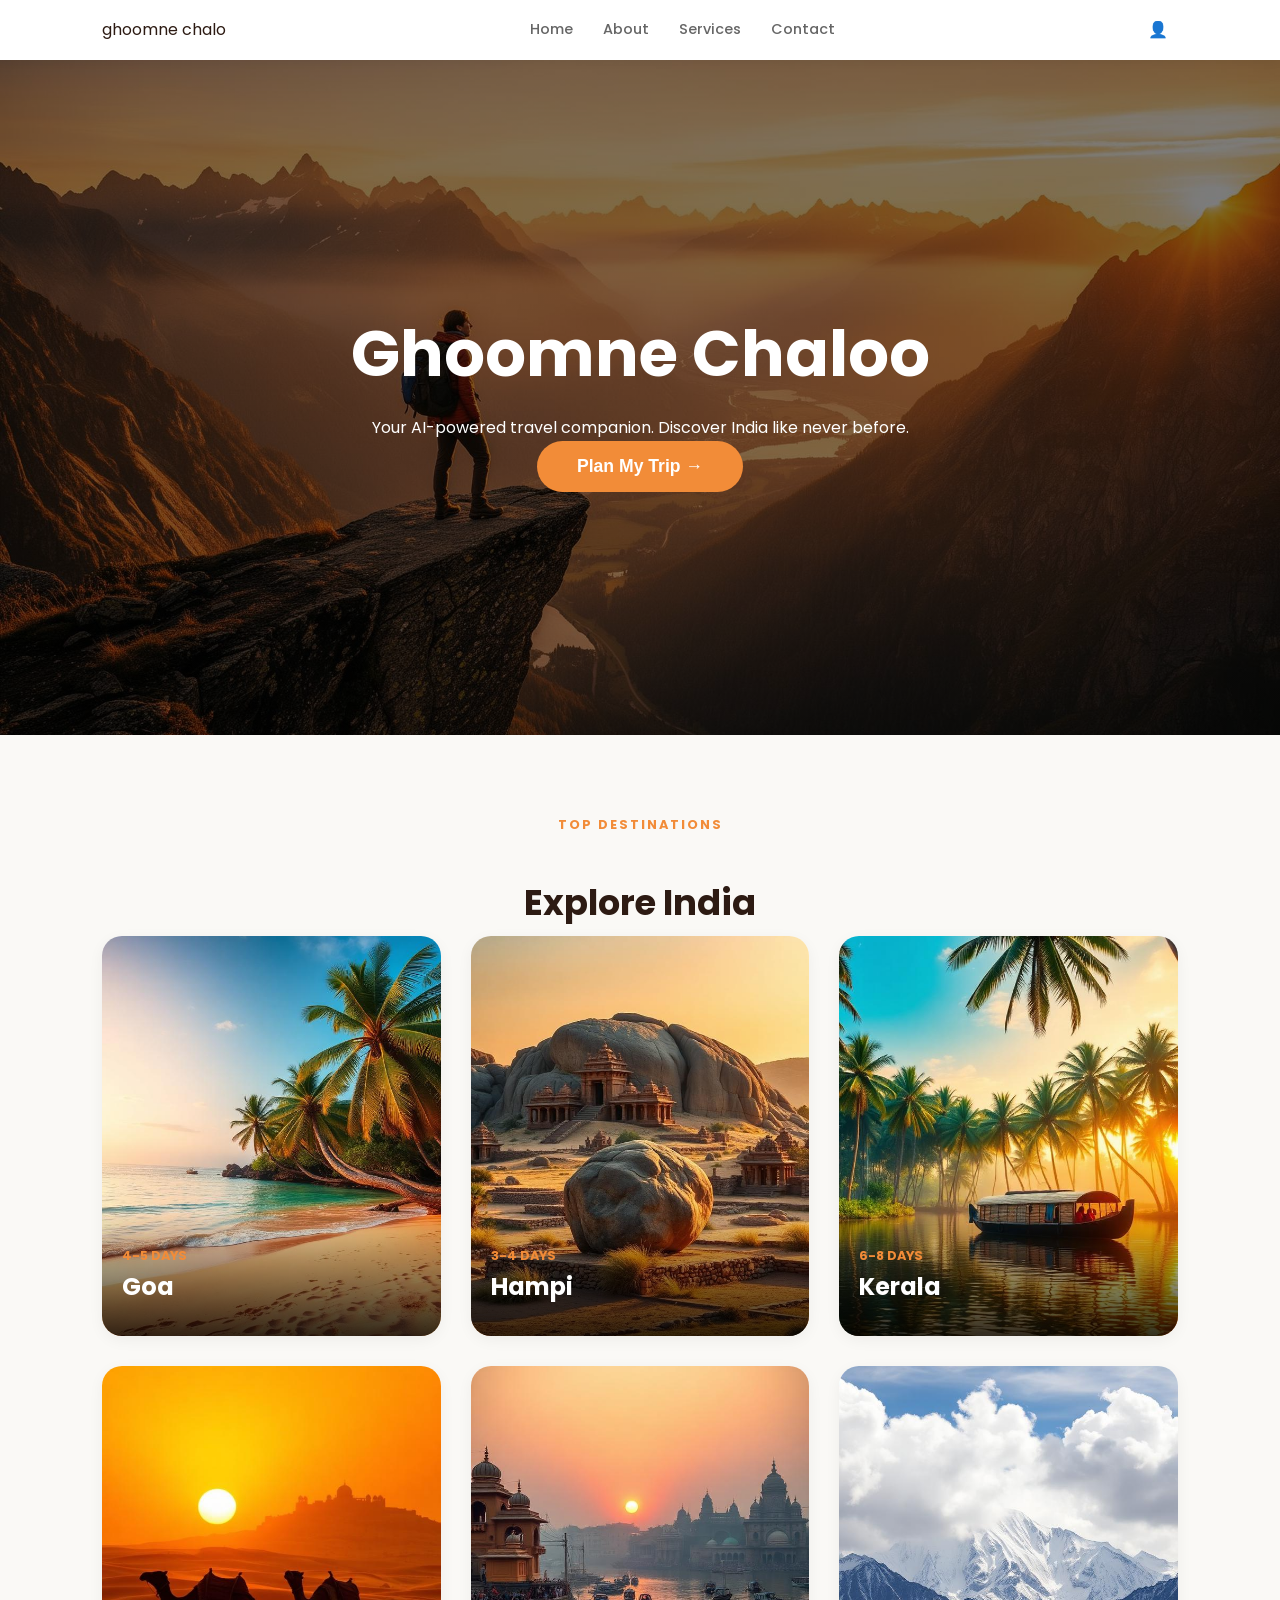
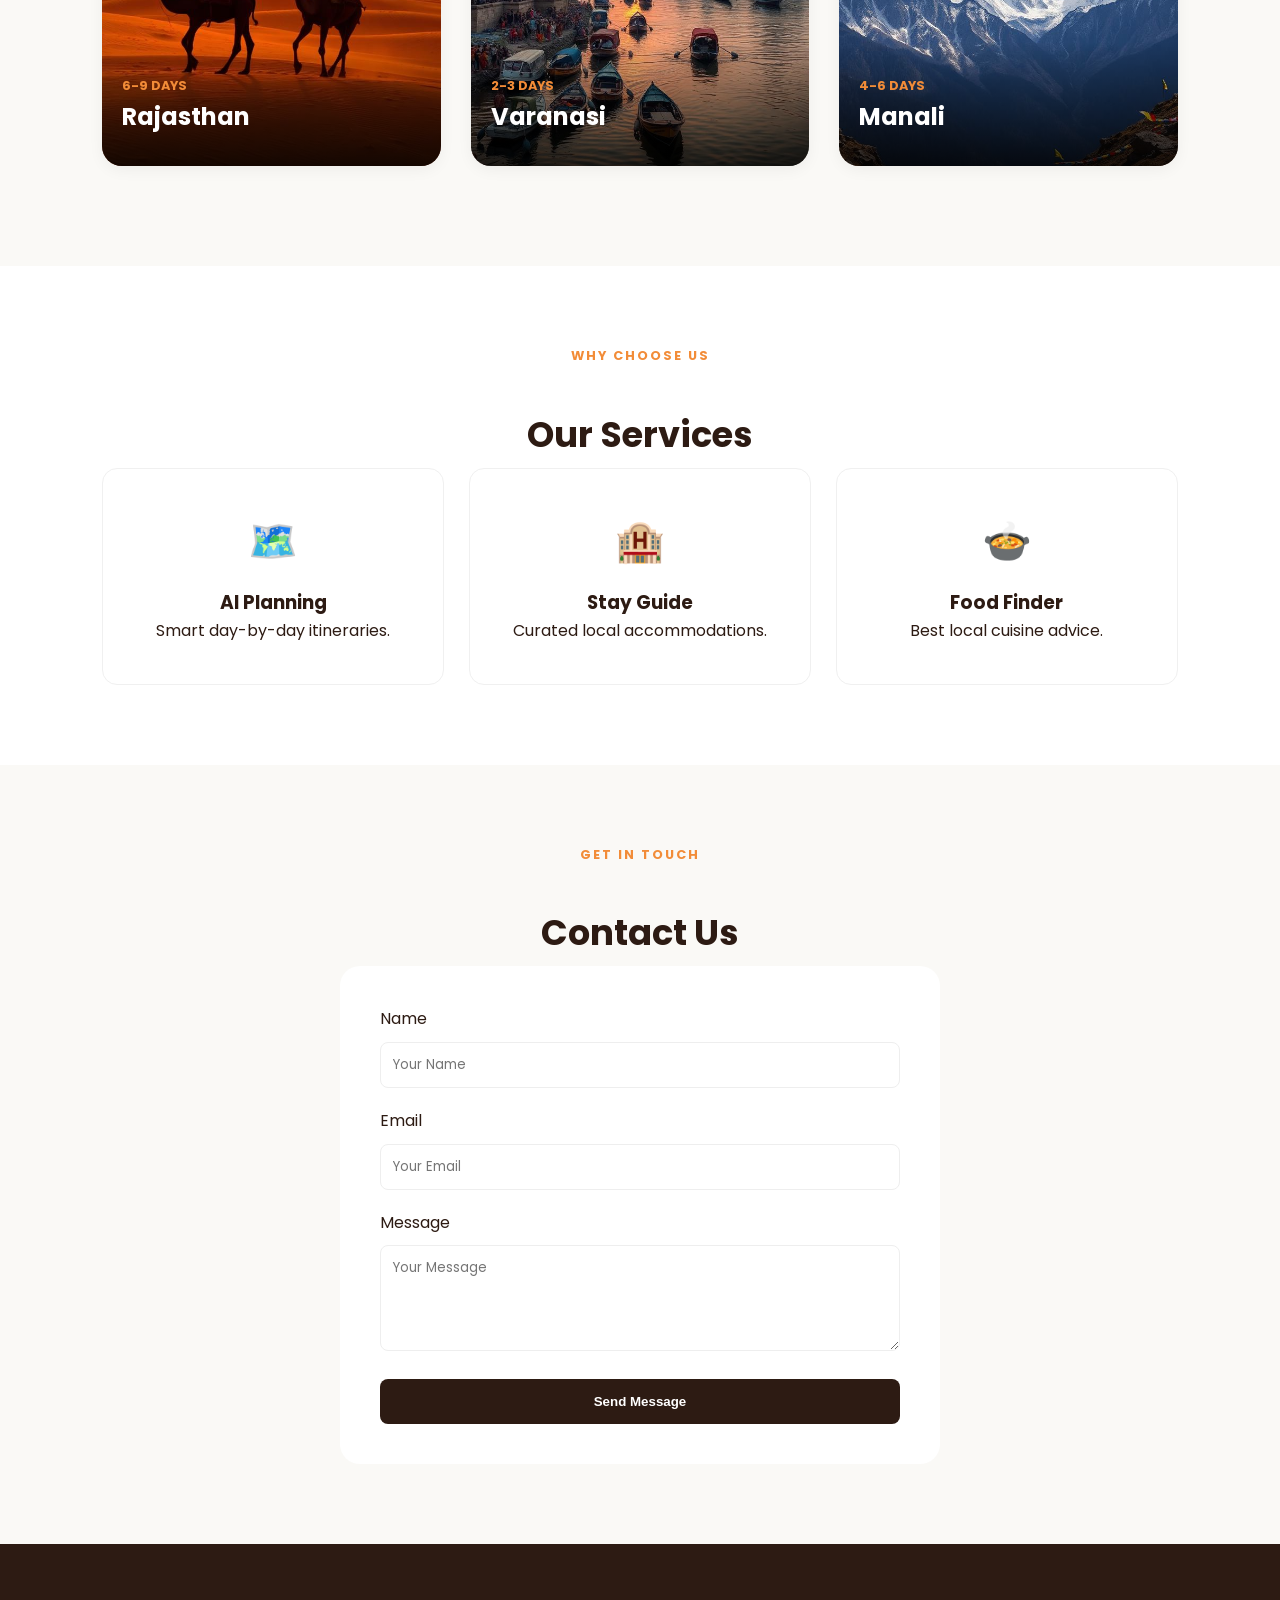
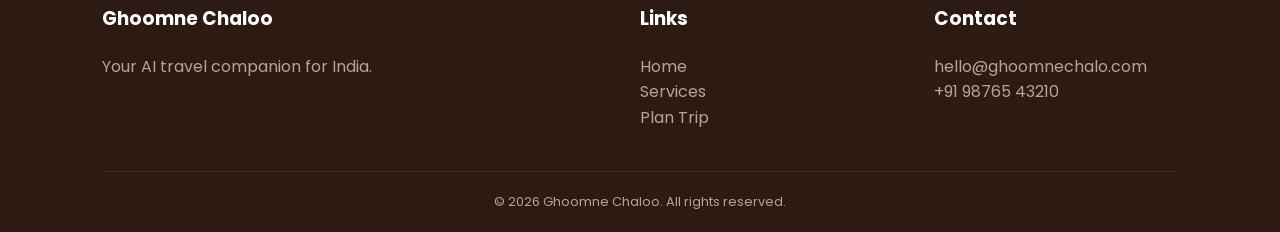
<file: frontend/plan.html>
﻿<!DOCTYPE html>
<html lang="en">
<head>
    <meta charset="UTF-8">
    <meta name="viewport" content="width=device-width, initial-scale=1.0">
    <title>Plan Trip - Ghoomne Chalo</title>
    <link href="https://fonts.googleapis.com/css2?family=Poppins:wght@300;400;600&display=swap" rel="stylesheet">
    <style>
        :root {
            --primary-orange: #f28c38;
            --dark-brown: #2d1b13;
            --bg-light: #faf7f2;
            --white: #ffffff;
            --text-grey: #666;
        }

        body {
            font-family: "Poppins", sans-serif;
            background-color: var(--bg-light);
            margin: 0;
            color: var(--dark-brown);
            min-height: 100vh;
            overflow-x: hidden;
        }

        nav {
            display: flex;
            justify-content: space-between;
            align-items: center;
            gap: 16px;
            flex-wrap: wrap;
            padding: 15px 8%;
            background: var(--white);
            box-shadow: 0 2px 5px rgba(0, 0, 0, 0.05);
        }

        .nav-links {
            display: flex;
            align-items: center;
            justify-content: center;
            flex-wrap: wrap;
        }

        nav span:first-child {
            font-weight: 700;
            color: var(--primary-orange);
            font-size: 1.2rem;
            text-transform: capitalize;
        }

        nav a {
            text-decoration: none;
            color: var(--text-grey);
            font-size: 0.9rem;
            margin: 0 10px;
        }

        .nav-user {
            position:   relative;
            display: inline-block;
            cursor: pointer;
            font-weight: 600;
            padding: 5px 10px;
        }

        .nav-user ul {
            display: none;
            position: absolute;
            right: 0;
            top: 100%;
            list-style: none;
            margin: 0;
            padding: 8px 0;
            min-width: 130px;
            background: #fff;
            border: 1px solid #eee;
            border-radius: 8px;
            box-shadow: 0 6px 20px rgba(0, 0, 0, 0.08);
            z-index: 999;
        }

        .nav-user:hover ul {
            display: block;
        }

        .nav-user ul li a {
            display: block;
            padding: 8px 14px;
            margin: 0;
            text-decoration: none;
            color: var(--dark-brown);
            font-size: 0.85rem;
        }

        .nav-user ul li a:hover {
            background: #fdf2e9;
            color: var(--primary-orange);
        }

        .auth-modal {
            display: none;
            position: fixed;
            z-index: 2000;
            left: 0;
            top: 0;
            width: 100%;
            height: 100%;
            background-color: rgba(0,0,0,0.6);
        }

        .auth-modal-content {
            background-color: white;
            margin: 8% auto;
            padding: 24px;
            border-radius: 14px;
            width: 90%;
            max-width: 420px;
            position: relative;
        }

        .auth-modal-content h3 {
            margin: 0 0 16px 0;
            text-align: center;
        }

        .auth-close {
            position: absolute;
            right: 16px;
            top: 10px;
            font-size: 24px;
            font-weight: bold;
            cursor: pointer;
            color: #888;
        }

        .auth-close:hover {
            color: var(--primary-orange);
        }

        .auth-btn {
            background: var(--dark-brown);
            color: white;
            width: 100%;
            padding: 12px;
            border: none;
            border-radius: 8px;
            margin-top: 8px;
            cursor: pointer;
        }

        .auth-btn:hover {
            background: var(--primary-orange);
        }

        .stepper {
            display: flex;
            justify-content: center;
            align-items: center;
            margin: 40px 0;
            gap: 15px;
            flex-wrap: wrap;
        }

        .step-pill {
            padding: 8px 20px;
            background: #e9e4e0;
            border-radius: 20px;
            font-size: 0.8rem;
            color: #888;
        }

        .step-pill.active {
            background: var(--primary-orange);
            color: white;
        }

        .container {
            max-width: 1000px;
            margin: 0 auto 80px auto;
            background: var(--white);
            padding: 30px;
            border-radius: 20px;
            box-shadow: 0 10px 40px rgba(0, 0, 0, 0.03);
        }

        h2 {
            text-align: center;
            margin-bottom: 5px;
        }

        .subtitle {
            text-align: center;
            color: #888;
            font-size: 0.9rem;
            margin-bottom: 20px;
        }

        .step-content {
            display: grid;
            grid-template-columns: 1fr 1fr;
            gap: 16px;
        }

        .input-box {
            display: flex;
            flex-direction: column;
            gap: 6px;
        }

        label {
            font-size: 0.82rem;
            font-weight: 600;
        }

        input, select {
            padding: 12px;
            border: 1px solid #eee;
            border-radius: 8px;
            background: #f9f9f9;
            font-family: inherit;
        }

        /* --- UPDATED SCROLLABLE PLAN BOX --- */
        .plan-box {
            border: 1px solid #eee;
            border-radius: 12px;
            padding: 16px;
            background: #fff;
            margin-bottom: 12px;
            
            /* The fix: Set height and enable scroll */
            max-height: 450px; 
            overflow-y: auto; 
            scroll-behavior: smooth;
        }
        
        #planContent.plan-box,
        #finalPlanBox.plan-box {
            max-height: 70vh;
            overflow-y: auto;
        }

        /* Custom Scrollbar for a better look */
        .plan-box::-webkit-scrollbar {
            width: 8px;
        }
        .plan-box::-webkit-scrollbar-track {
            background: #f1f1f1;
            border-radius: 10px;
        }
        .plan-box::-webkit-scrollbar-thumb {
            background: var(--primary-orange);
            border-radius: 10px;
        }

        .plan-day-section {
            background: #f9f9f9;
            padding: 16px;
            border-radius: 12px;
            margin-bottom: 16px;
        }

        .plan-day-section h4 {
            margin: 0 0 12px 0;
            color: var(--primary-orange);
            font-size: 1rem;
            border-bottom: 2px solid var(--primary-orange);
            padding-bottom: 8px;
        }

        .plan-day-section ul {
            margin: 0;
            padding-left: 20px;
        }

        .plan-day-section li {
            margin-bottom: 6px;
            font-size: 0.92rem;
        }

        .plan-section-card {
            background: linear-gradient(180deg, #ffffff 0%, #fffaf5 100%);
            border: 1px solid #f1dfcd;
            border-radius: 14px;
            padding: 14px 14px 10px 14px;
            margin-bottom: 14px;
            box-shadow: 0 3px 12px rgba(45, 27, 19, 0.06);
        }

        .plan-section-header {
            display: flex;
            align-items: center;
            justify-content: space-between;
            gap: 10px;
            margin-bottom: 10px;
            border-bottom: 1px dashed #ebd4bd;
            padding-bottom: 8px;
        }

        .plan-section-title {
            margin: 0;
            color: #2d1b13;
            font-size: 1rem;
            font-weight: 700;
        }

        .plan-section-tag {
            background: #f28c38;
            color: #fff;
            font-size: 0.72rem;
            font-weight: 600;
            border-radius: 999px;
            padding: 4px 10px;
            white-space: nowrap;
        }

        .important-places {
            display: flex;
            flex-wrap: wrap;
            gap: 6px;
            margin: 0 0 10px 0;
        }

        .place-pill {
            background: #fff2e2;
            color: #8a4d14;
            border: 1px solid #f2cfaa;
            border-radius: 999px;
            padding: 4px 9px;
            font-size: 0.74rem;
            font-weight: 600;
        }

        .plan-points {
            margin: 0;
            padding-left: 20px;
        }

        .plan-points li {
            margin-bottom: 8px;
            line-height: 1.45;
            color: #2e2e2e;
        }

        .time-chip {
            display: inline-block;
            background: #edf6ff;
            color: #1d4f91;
            border: 1px solid #cde2ff;
            border-radius: 999px;
            padding: 1px 8px;
            font-size: 0.74rem;
            font-weight: 700;
            margin-right: 6px;
        }

        .summary-metrics {
            display: flex;
            flex-wrap: wrap;
            gap: 8px;
            margin-top: 6px;
        }

        .summary-metric {
            background: #fff2e5;
            border: 1px solid #f2d2b2;
            border-radius: 10px;
            padding: 8px 10px;
            font-size: 0.82rem;
            color: #5d3a1f;
            font-weight: 600;
        }

        .daywise-card {
            border: 1px solid #f5cfa6;
            background: linear-gradient(180deg, #fffaf3 0%, #fff4e7 100%);
        }

        .daywise-card .plan-section-title {
            color: #9a4f06;
        }

        .btn-row {
            display: flex;
            justify-content: space-between;
            margin-top: 20px;
            gap: 10px;
        }

        button {
            padding: 12px 20px;
            border-radius: 8px;
            border: none;
            cursor: pointer;
            font-weight: 600;
            font-family: inherit;
        }

        .btn-next, .btn-generate, .btn-chat-send {
            background: var(--primary-orange);
            color: white;
        }

        .btn-back {
            background: #f0f0f0;
            color: #666;
        }

        .btn-generate {
            width: 100%;
            margin-top: 10px;
            padding: 16px;
            font-size: 1rem;
        }

        .loading {
            text-align: center;
            padding: 15px;
            color: var(--text-grey);
        }

        .plan-loading-wrap {
            display: flex;
            flex-direction: column;
            align-items: center;
            justify-content: center;
            gap: 16px;
            min-height: 220px;
            background: linear-gradient(180deg, #fff8ef 0%, #fdf2e9 100%);
            border: 1px solid #f3dfcd;
            border-radius: 12px;
            color: var(--dark-brown);
        }

        .plan-loading-wrap .loader {
            position: relative;
            width: 90px;
            height: 90px;
        }

        .plan-loading-wrap .loader span {
            position: absolute;
            top: 0;
            left: 0;
            width: 100%;
            height: 100%;
            transform: rotate(calc(18deg * var(--i)));
        }

        .plan-loading-wrap .loader span::before {
            content: '';
            position: absolute;
            top: 0;
            left: 0;
            width: 10px;
            height: 10px;
            background: var(--primary-orange);
            border-radius: 50%;
            transform: scale(0);
            animation: planLoaderPulse 2s linear infinite;
            animation-delay: calc(0.1s * var(--i));
            box-shadow: 0 0 0 2px rgba(242, 140, 56, 0.15);
        }

        .plan-loading-wrap .loader span:nth-child(odd)::before {
            background: var(--dark-brown);
            box-shadow: 0 0 0 2px rgba(45, 27, 19, 0.12);
        }

        @keyframes planLoaderPulse {
            0% {
                transform: scale(0);
            }
            10% {
                transform: scale(1.2);
            }
            80%, 100% {
                transform: scale(0);
            }
        }

        .plan-loading-wrap .rocket {
            position: absolute;
            top: 0;
            left: 0;
            width: 100%;
            height: 100%;
            animation: planLoaderRotate 2s linear infinite;
            animation-delay: -1s;
        }

        @keyframes planLoaderRotate {
            0% {
                transform: rotate(0deg);
            }
            100% {
                transform: rotate(360deg);
            }
        }

        .plan-loading-wrap .rocket::before {
            content: '✈';
            position: absolute;
            top: 60px;
            left: 64px;
            color: var(--primary-orange);
            text-shadow: 0 2px 0 rgba(45, 27, 19, 0.12);
            font-size: 36px;
            transform: rotate(130deg);
        }

        .chat-message {
            padding: 10px 12px;
            border-radius: 10px;
            margin-bottom: 8px;
            font-size: 0.9rem;
            white-space: pre-wrap;
        }

        .user-message {
            background: #e8f4fc;
            text-align: right;
        }

        .ai-message {
            background: #f5f5f5;
        }

        .step {
            display: none;
        }

        .chat-input-row {
            display: flex;
            gap: 10px;
        }

        .chat-input-row input {
            flex: 1;
        }

        footer {
            background: var(--dark-brown);
            color: #b5a499;
            padding: 40px 10%;
            display: grid;
            grid-template-columns: 2fr 1fr 1fr;
            gap: 30px;
        }

        footer h4 { color: white; margin-bottom: 12px; }
        footer p { font-size: 0.85rem; line-height: 1.6; margin: 5px 0; }

        @media (max-width: 960px) {
            nav {
                padding: 15px 20px;
                justify-content: center;
            }
            .nav-links {
                width: 100%;
                gap: 6px 0;
            }
            .container {
                margin: 0 16px 50px 16px;
            }
        }

        @media (max-width: 768px) {
            .step-content { grid-template-columns: 1fr; }
            .container { margin: 0 12px 50px 12px; padding: 20px; }
            .btn-row { flex-direction: column; }
            .btn-row button { width: 100%; }
            .plan-section-header { align-items: flex-start; flex-direction: column; }
            .summary-metrics { flex-direction: column; }
            footer { grid-template-columns: 1fr; }
        }

        @media (max-width: 480px) {
            .stepper { gap: 10px; margin: 28px 0; }
            .step-pill { width: 100%; max-width: 280px; text-align: center; }
            .chat-input-row { flex-direction: column; }
            .chat-input-row input,
            .chat-input-row button { width: 100%; }
        }

        /* New Styles for Must-Visit Places and On-Route Suggestions */
        .spots-section {
            margin-top: 20px;
            padding: 16px;
            background: linear-gradient(180deg, #fffef8 0%, #fff5e6 100%);
            border: 1px solid #f5e0c4;
            border-radius: 12px;
        }

        .spots-section h3 {
            margin: 0 0 12px 0;
            font-size: 1rem;
            color: var(--dark-brown);
            display: flex;
            align-items: center;
            gap: 8px;
        }

        .spots-section h3 span {
            font-size: 1.1rem;
        }

        .spot-input-row {
            display: flex;
            gap: 10px;
            margin-bottom: 12px;
        }

        .spot-input-row input {
            flex: 1;
        }

        .spot-input-row button {
            padding: 12px 16px;
            white-space: nowrap;
        }

        .spots-chips {
            display: flex;
            flex-wrap: wrap;
            gap: 8px;
            margin-bottom: 8px;
        }

        .spot-chip {
            display: inline-flex;
            align-items: center;
            gap: 6px;
            background: #fff3e0;
            border: 1px solid #ffcc80;
            border-radius: 20px;
            padding: 6px 12px;
            font-size: 0.85rem;
            color: #e65100;
        }

        .spot-chip .remove-spot {
            cursor: pointer;
            font-size: 1rem;
            line-height: 1;
            color: #e65100;
            opacity: 0.7;
        }

        .spot-chip .remove-spot:hover {
            opacity: 1;
        }

        .suggestions-box {
            margin-top: 16px;
            padding: 12px;
            background: #fff;
            border: 1px solid #eee;
            border-radius: 8px;
            max-height: 250px;
            overflow-y: auto;
        }

        .suggestion-item {
            display: flex;
            align-items: flex-start;
            gap: 10px;
            padding: 10px;
            border-bottom: 1px solid #f0f0f0;
            cursor: pointer;
        }

        .suggestion-item:last-child {
            border-bottom: none;
        }

        .suggestion-item:hover {
            background: #fafafa;
        }

        .suggestion-item input[type="checkbox"] {
            margin-top: 3px;
            cursor: pointer;
        }

        .suggestion-info {
            flex: 1;
        }

        .suggestion-name {
            font-weight: 600;
            font-size: 0.9rem;
            color: var(--dark-brown);
        }

        .suggestion-desc {
            font-size: 0.8rem;
            color: #666;
            margin-top: 2px;
        }

        .suggestions-actions {
            display: flex;
            gap: 10px;
            margin-top: 12px;
        }

        .btn-suggest {
            padding: 10px 16px;
            font-size: 0.9rem;
        }

        .btn-add-selected {
            background: #4caf50;
            color: white;
        }

        .btn-add-selected:hover {
            background: #43a047;
        }

        .btn-update-plan {
            background: #2196f3;
            color: white;
        }

        .btn-update-plan:hover {
            background: #1e88e5;
        }

        .spots-loading {
            text-align: center;
            padding: 20px;
            color: #666;
        }
        
        /* Voice Input Button Styles */
        .voice-input-btn {
            position: absolute;
            right: 8px;
            top: 50%;
            transform: translateY(-50%);
            background: var(--primary-orange);
            color: white;
            border: none;
            width: 32px;
            height: 32px;
            border-radius: 50%;
            cursor: pointer;
            font-size: 0.9rem;
            display: flex;
            align-items: center;
            justify-content: center;
            z-index: 10;
        }
        
        .voice-input-btn:hover {
            background: #e67e22;
        }
        
        .voice-input-btn.listening {
            background: #e74c3c;
            animation: pulse 1s infinite;
        }
        
        .input-box {
            position: relative;
        }
        
        .input-box input[type="text"],
        .input-box input[type="number"],
        .input-box input[type="date"] {
            padding-right: 45px;
        }
    </style>
</head>
<body>
    <nav>
        <span>ghoomne chalo</span>
        <div class="nav-links">
            <a href="index.html">Home</a>
            <a href="#about">About</a>
            <a href="#services">Services</a>
            <a href="#contact">Contact</a>
        </div>
        <div class="nav-user" id="navUser">
            <span>👤</span>
            <ul>
                <li><a href="#" id="menuLogin">Login</a></li>
                <li><a href="#" id="menuProfile">Profile</a></li>
                <li><a href="#" id="menuHelp">Help</a></li>
                <li><a href="#" id="menuLogout">Logout</a></li>
            </ul>
        </div>
    </nav>

    <div id="loginModal" class="auth-modal">
        <div class="auth-modal-content">
            <span class="auth-close" onclick="closeLoginModal()">&times;</span>
            <h3>Login</h3>
            <form id="loginForm">
                <input type="email" id="loginEmail" placeholder="Email" required>
                <input type="password" id="loginPassword" placeholder="Password" required>
                <button type="submit" class="auth-btn">Login</button>
            </form>
            <p style="margin-top:12px">Don't have an account? <a href="#" onclick="showRegisterModal()">Register</a></p>
        </div>
    </div>

    <div id="registerModal" class="auth-modal">
        <div class="auth-modal-content">
            <span class="auth-close" onclick="closeRegisterModal()">&times;</span>
            <h3>Register</h3>
            <form id="registerForm">
                <input type="text" id="regUsername" placeholder="Username" required>
                <input type="email" id="regEmail" placeholder="Email" required>
                <input type="password" id="regPassword" placeholder="Password" required>
                <button type="submit" class="auth-btn">Register</button>
            </form>
        </div>
    </div>

    <div id="profileModal" class="auth-modal">
        <div class="auth-modal-content">
            <span class="auth-close" onclick="closeProfileModal()">&times;</span>
            <h3>My Profile</h3>
            <form id="profileForm">
                <input type="text" id="profileName" placeholder="Full Name">
                <input type="text" id="profilePhone" placeholder="Phone Number">
                <input type="text" id="profileAddress" placeholder="Address">
                <select id="profileIdProof">
                    <option value="">Select ID Proof Type</option>
                    <option value="Aadhar">Aadhar Card</option>
                    <option value="PAN">PAN Card</option>
                    <option value="Passport">Passport</option>
                    <option value="Driving License">Driving License</option>
                </select>
                <input type="text" id="profileIdNumber" placeholder="ID Number">
                <button type="submit" class="auth-btn">Save Profile</button>
            </form>
        </div>
    </div>

    <div class="stepper">
        <div class="step-pill active">1. Trip Details</div>
        <div class="step-pill">2. Plan & Hotels</div>
        <div class="step-pill">3. Final Plan</div>
    </div>

    <div class="container">
        <div id="step1" class="step" style="display: block;">
            <h2>Trip Details</h2>
            <p class="subtitle">Enter your trip information</p>
            <div class="step-content">
                <div class="input-box"><label>From</label><div style="position:relative"><input type="text" id="fromCity" placeholder="Mumbai"><button class="voice-input-btn" onclick="startVoiceInput('fromCity')" title="Voice Input">🎙️</button></div></div>
                <div class="input-box"><label>To</label><div style="position:relative"><input type="text" id="toCity" placeholder="Kerala"><button class="voice-input-btn" onclick="startVoiceInput('toCity')" title="Voice Input">🎙️</button></div></div>
                <div class="input-box"><label>Budget (INR)</label><input type="text" id="budget" placeholder="30000"></div>
                <div class="input-box"><label>Travel Date</label><input type="date" id="travelDate"></div>
                <div class="input-box"><label>People</label><input type="number" id="people" placeholder="3"></div>
                <div class="input-box"><label>Mode</label>
                    <select id="travelMode">
                        <option value="Car">Car</option>
                        <option value="Bike">Bike</option>
                        <option value="Train">Train</option>
                        <option value="Aeroplane">Aeroplane</option>
                    </select>
                </div>
                <div class="input-box"><label>Accommodation</label>
                    <select id="accommodationType">
                        <option value="Simple">Simple</option>
                        <option value="Medium">Medium</option>
                        <option value="Luxury">Luxury</option>
                    </select>
                </div>
                <div class="input-box"><label>Duration</label>
                    <div style="display:flex; gap:10px;">
                        <input type="number" id="days" placeholder="Days" style="width:50%">
                        <input type="number" id="nights" placeholder="Nights" style="width:50%">
                    </div>
                </div>
            </div>
            
            <!-- Must-Visit Places Section -->
            <div class="spots-section">
                <h3><span>📍</span> Must-Visit Places/Spots</h3>
                <p style="font-size: 0.85rem; color: #666; margin-bottom: 12px;">Add places you definitely want to visit during your trip:</p>
                <div class="spot-input-row">
                    <div style="position:relative; flex:1;">
                        <input type="text" id="spotInput" placeholder="Enter place name (e.g., Taj Mahal, Marine Drive)">
                        <button class="voice-input-btn" onclick="startVoiceInput('spotInput')" title="Voice Input">🎙️</button>
                    </div>
                    <button class="btn-suggest" onclick="addSpot()">+ Add Spot</button>
                </div>
                <div class="spots-chips" id="spotsChips"></div>
            </div>
            
            <!-- On-Route Suggestions Section -->
            <div class="spots-section">
                <h3><span>🛣️</span> On-Route Travel Spot Suggestions</h3>
                <p style="font-size: 0.85rem; color: #666; margin-bottom: 12px;">Get AI-powered suggestions for interesting places along your route:</p>
                <button class="btn-suggest" onclick="getRouteSuggestions()">Get Suggestions</button>
                <div class="suggestions-box" id="suggestionsBox" style="display: none;">
                    <div class="spots-loading">Loading suggestions...</div>
                </div>
                <div class="suggestions-actions" id="suggestionsActions" style="display: none;">
                    <button class="btn-add-selected" onclick="addSelectedSpots()">Add Selected to Trip</button>
                    <button class="btn-update-plan" onclick="updatePlanWithSpots()">Update Plan</button>
                </div>
            </div>
            
            <div class="btn-row">
                <button class="btn-back" onclick="window.location.href='index.html'">Back</button>
                <button class="btn-next" onclick="goToPlanning()">Generate Plan -></button>
            </div>
        </div>

        <div id="step2" class="step">
            <h2>Your Trip Plan</h2>
            <p class="subtitle">Your complete day-wise trip plan is generated automatically from your details</p>
            
            <div class="plan-box" id="planContent">
                <p style="color: #888; text-align: center;">Your trip plan will be created automatically.</p>
            </div>

            <div id="planChat" style="display: none; margin-top: 20px;">
                <p style="margin-bottom: 8px; font-weight: 600;">Chat to modify your plan:</p>
                <div class="plan-box" id="plannerChatBox" style="max-height: 200px;"></div>
                <div class="chat-input-row">
                    <div style="position:relative; flex:1;">
                        <input type="text" id="plannerInput" placeholder="Add beach activities...">
                        <button class="voice-input-btn" onclick="startVoiceInput('plannerInput')" title="Voice Input">🎙️</button>
                    </div>
                    <button class="btn-chat-send" onclick="sendPlannerMessage()">Send</button>
                </div>
            </div>

            <div class="btn-row">
                <button class="btn-back" onclick="showStep(1)">Back</button>
                <button class="btn-next" onclick="goToFinalStep()">View Final Plan -></button>
            </div>
        </div>

        <div id="step3" class="step">
            <h2>Final Plan</h2>
            <p class="subtitle">Your complete trip plan</p>

            <div class="plan-box" id="finalPlanBox">
                <p style="color: #888;">Complete step 2 to see your final plan.</p>
            </div>

            <div class="btn-row">
                <button class="btn-back" onclick="showStep(2)">Back to Plan</button>
                <button class="btn-next" onclick="saveFinalPlan()">Save Plan</button>
                <button class="btn-next" onclick="startTrip()">Start Trip</button>
            </div>
        </div>
    </div>

    <footer>
        <div><h4>Ghoomne Chalo</h4><p>Your AI travel companion.</p></div>
        <div><h4>Quick Links</h4><p>Home</p><p>About</p></div>
        <div><h4>Contact</h4><p>hello@ghoomnechalo.com</p></div>
    </footer>

    <script>
        const API_BASE = (window.location.protocol.startsWith('http') && window.location.port === '5000')
            ? window.location.origin
            : 'http://127.0.0.1:5000';
        let currentUser = null;
        let authToken = localStorage.getItem('token');
        let tripData = {};
        let currentPlan = "";
        let plannerReady = false;
        let finalPlanHtml = "";
        
        // New variables for spots feature
        let mustVisitSpots = [];
        let routeSuggestions = [];
        let selectedSuggestions = [];

        async function readJsonResponse(res) {
            const text = await res.text();
            if (!text) {
                return { message: '' };
            }
            try {
                return JSON.parse(text);
            } catch (err) {
                return { message: text.trim() };
            }
        }

        function getApiMessage(data, fallback, status) {
            const message = (data && typeof data.message === 'string' && data.message.trim()) || '';
            if (message) {
                return message;
            }
            if (status === 400) {
                return 'Please check your details and try again.';
            }
            if (status === 401) {
                return 'Invalid email or password.';
            }
            if (status >= 500) {
                return 'Server error. Please try again.';
            }
            return fallback + (status ? ' (HTTP ' + status + ')' : '');
        }

        checkAuth();

        function showLoginModal() { document.getElementById('loginModal').style.display = 'block'; }
        function closeLoginModal() { document.getElementById('loginModal').style.display = 'none'; }
        function showRegisterModal() { closeLoginModal(); document.getElementById('registerModal').style.display = 'block'; }
        function closeRegisterModal() { document.getElementById('registerModal').style.display = 'none'; }
        function showProfileModal() { document.getElementById('profileModal').style.display = 'block'; loadProfile(); }
        function closeProfileModal() { document.getElementById('profileModal').style.display = 'none'; }

        window.onclick = function(event) {
            if (event.target.classList && event.target.classList.contains('auth-modal')) {
                event.target.style.display = 'none';
            }
        }

        async function checkAuth() {
            if (!authToken) {
                alert("Please login first to open plan page.");
                window.location.href = "index.html";
                return;
            }
            try {
                const res = await fetch(API_BASE + '/api/auth/check', {
                    headers: { 'Authorization': 'Bearer ' + authToken }
                });
                const data = await readJsonResponse(res);
                if (data.authenticated) {
                    currentUser = data.user;
                    updateNav(true);
                } else {
                    logout();
                    alert("Session expired. Please login again.");
                    window.location.href = "index.html";
                }
            } catch (e) {
                logout();
                alert("Please login to continue.");
                window.location.href = "index.html";
            }
        }

        function updateNav(isLoggedIn) {
            const navUser = document.getElementById('navUser');
            if (isLoggedIn) {
                navUser.innerHTML = '<span class="user-name">' + currentUser.username + ' 👤</span><ul><li><a href="#" id="menuProfile">Profile</a></li><li><a href="#" id="menuHelp">Help</a></li><li><a href="#" id="menuLogout">Logout</a></li></ul>';
                document.getElementById('menuProfile').onclick = function(e) { e.preventDefault(); showProfileModal(); };
                document.getElementById('menuHelp').onclick = function(e) { e.preventDefault(); alert('Help: Login first, then open Profile to update your details.'); };
                document.getElementById('menuLogout').onclick = function(e) { e.preventDefault(); logout(); };
            } else {
                navUser.innerHTML = '<span>👤</span><ul><li><a href="#" id="menuLogin">Login</a></li><li><a href="#" id="menuProfile">Profile</a></li><li><a href="#" id="menuHelp">Help</a></li><li><a href="#" id="menuLogout">Logout</a></li></ul>';
                document.getElementById('menuLogin').onclick = function(e) { e.preventDefault(); showLoginModal(); };
                document.getElementById('menuProfile').onclick = function(e) { e.preventDefault(); showLoginModal(); };
                document.getElementById('menuHelp').onclick = function(e) { e.preventDefault(); alert('Help: Use Login to sign in, then open Profile.'); };
                document.getElementById('menuLogout').onclick = function(e) { e.preventDefault(); alert('You are not logged in.'); };
            }
        }

        document.getElementById('loginForm').onsubmit = async function(e) {
            e.preventDefault();
            const email = document.getElementById('loginEmail').value.trim().toLowerCase();
            const password = document.getElementById('loginPassword').value;
            try {
                const res = await fetch(API_BASE + '/api/auth/login', {
                    method: 'POST',
                    headers: { 'Content-Type': 'application/json' },
                    body: JSON.stringify({ email: email, password: password })
                });
                const data = await readJsonResponse(res);
                if (res.ok) {
                    authToken = data.token;
                    currentUser = data.user;
                    localStorage.setItem('token', authToken);
                    closeLoginModal();
                    updateNav(true);
                } else {
                    alert(getApiMessage(data, 'Login failed', res.status));
                }
            } catch (e) {
                alert('Error: ' + e.message);
            }
        };

        document.getElementById('registerForm').onsubmit = async function(e) {
            e.preventDefault();
            const username = document.getElementById('regUsername').value.trim();
            const email = document.getElementById('regEmail').value.trim().toLowerCase();
            const password = document.getElementById('regPassword').value;
            if (!username || !email || !password) {
                alert('Email, username, and password are required');
                return;
            }
            if (password.length < 6) {
                alert('Password must be at least 6 characters');
                return;
            }
            try {
                const res = await fetch(API_BASE + '/api/auth/register', {
                    method: 'POST',
                    headers: { 'Content-Type': 'application/json' },
                    body: JSON.stringify({ username: username, email: email, password: password })
                });
                const data = await readJsonResponse(res);
                if (res.ok) {
                    alert('Registration successful! Please login.');
                    closeRegisterModal();
                    showLoginModal();
                } else {
                    alert(getApiMessage(data, 'Registration failed', res.status));
                }
            } catch (e) {
                alert('Error: ' + e.message);
            }
        };

        function loadProfile() {
            if (currentUser) {
                document.getElementById('profileName').value = currentUser.name || '';
                document.getElementById('profilePhone').value = currentUser.phone || '';
                document.getElementById('profileAddress').value = currentUser.address || '';
                document.getElementById('profileIdProof').value = currentUser.id_proof_type || '';
                document.getElementById('profileIdNumber').value = currentUser.id_proof_number || '';
            }
        }

        document.getElementById('profileForm').onsubmit = async function(e) {
            e.preventDefault();
            const name = document.getElementById('profileName').value;
            const phone = document.getElementById('profilePhone').value;
            const address = document.getElementById('profileAddress').value;
            const id_proof_type = document.getElementById('profileIdProof').value;
            const id_proof_number = document.getElementById('profileIdNumber').value;
            try {
                const res = await fetch(API_BASE + '/api/auth/profile', {
                    method: 'PUT',
                    headers: {
                        'Content-Type': 'application/json',
                        'Authorization': 'Bearer ' + authToken
                    },
                    body: JSON.stringify({ name: name, phone: phone, address: address, id_proof_type: id_proof_type, id_proof_number: id_proof_number })
                });
                const data = await readJsonResponse(res);
                if (res.ok) {
                    currentUser = data.user;
                    alert('Profile updated successfully!');
                    closeProfileModal();
                } else {
                    alert(getApiMessage(data, 'Update failed', res.status));
                }
            } catch (e) {
                alert('Error: ' + e.message);
            }
        };

        function logout() {
            authToken = null;
            currentUser = null;
            localStorage.removeItem('token');
            updateNav(false);
        }

        function showStep(stepNumber) {
            const steps = document.getElementsByClassName("step");
            for (let i = 0; i < steps.length; i++) steps[i].style.display = "none";
            document.getElementById("step" + stepNumber).style.display = "block";

            const pills = document.getElementsByClassName("step-pill");
            for (let i = 0; i < pills.length; i++) {
                pills[i].classList.remove("active");
                if (i < stepNumber) pills[i].classList.add("active");
            }
        }

        function escapeHTML(text) {
            const div = document.createElement("div");
            div.innerText = text || "";
            return div.innerHTML;
        }

        function goToPlanning() {
            tripData = {
                from: document.getElementById("fromCity").value.trim(),
                to: document.getElementById("toCity").value.trim(),
                budget: document.getElementById("budget").value.trim(),
                date: document.getElementById("travelDate").value.trim(),
                people: document.getElementById("people").value.trim(),
                travelMode: document.getElementById("travelMode").value.trim(),
                accommodationType: document.getElementById("accommodationType").value.trim(),
                days: document.getElementById("days").value.trim(),
                nights: document.getElementById("nights").value.trim()
            };
            if (!tripData.from || !tripData.to || !tripData.days) {
                alert("Please fill From, To, and Days.");
                return;
            }
            showStep(2);
            plannerReady = false;
            currentPlan = "";
            document.getElementById("planChat").style.display = "none";
            document.getElementById("plannerChatBox").innerHTML = "";
            generateInitialPlan();
        }

        function formatPlanAsHTML(text) {
            const rawLines = String(text || "").split("\n");
            const lines = rawLines.map(line => line.trim()).filter(Boolean);
            if (!lines.length) return "<p style='color:#666;'>No plan generated.</p>";

            const isHeading = (line) =>
                /^section\s*\d+/i.test(line) ||
                /^day\s*\d+/i.test(line) ||
                /^home\s*to\s*destination/i.test(line) ||
                /^destination\s*to\s*home/i.test(line) ||
                /^return\s*journey/i.test(line) ||
                /^budget/i.test(line) ||
                /^hotel\s*suggestions?/i.test(line) ||
                /^summary/i.test(line) ||
                /^\*\*.*\*\*$/.test(line);

            const cleanPoint = (line) => line.replace(/^[-*•]\s*/, "").replace(/^\d+[\).\:-]?\s*/, "");
            const normalizeHeading = (line) => line.replace(/\*\*/g, "").replace(/:$/, "").trim();

            const escapeAndHighlight = (line) => {
                const escaped = escapeHTML(line);
                return escaped.replace(/(\b\d{1,2}:\d{2}\s*-\s*\d{1,2}:\d{2}\b)/g, '<span class="time-chip">$1</span>');
            };

            const extractImportantPlaces = (items) => {
                const joined = items.join(" ");
                const placeRegex = /\b([A-Z][a-z]+(?:\s+[A-Z][a-z]+){0,2}\s(?:Beach|Fort|Temple|Palace|Lake|Market|Museum|Falls|Waterfall|Point|Garden|Street|Road|Bazar|Bazaar))\b/g;
                const plainRegex = /\b([A-Z][a-z]+(?:\s+[A-Z][a-z]+){0,2})\b/g;
                const stop = new Set([
                    "Day", "Section", "Home", "Destination", "Route", "Plan", "Budget", "Split", "Travel",
                    "Stay", "Food", "Activities", "Emergency", "Lunch", "Dinner", "Summary", "Trip"
                ]);

                const out = [];
                let m;
                while ((m = placeRegex.exec(joined)) !== null) {
                    const v = m[1].trim();
                    if (!out.includes(v)) out.push(v);
                }
                while ((m = plainRegex.exec(joined)) !== null && out.length < 8) {
                    const v = m[1].trim();
                    if (stop.has(v.split(" ")[0])) continue;
                    if (!out.includes(v)) out.push(v);
                }
                return out.slice(0, 8);
            };

            const blocks = [];
            let current = { heading: "Full Trip Plan", points: [] };

            for (const raw of rawLines) {
                const line = raw.replace(/\*\*/g, "").trim();
                if (!line) continue;

                if (isHeading(line)) {
                    if (current.points.length) blocks.push(current);
                    current = { heading: normalizeHeading(line), points: [] };
                } else {
                    current.points.push(cleanPoint(line));
                }
            }
            if (current.points.length) blocks.push(current);

            return blocks.map((block, idx) => {
                const places = extractImportantPlaces(block.points);
                const isDayBlock = /^day\s*\d+/i.test(block.heading);
                const tag = isDayBlock
                    ? "Day Plan"
                    : (/^section\s*\d+/i.test(block.heading) ? "Section" : "Details");
                const placesHtml = places.length
                    ? `<div class="important-places">${places.map(p => `<span class="place-pill">${escapeHTML(p)}</span>`).join("")}</div>`
                    : "";
                const pointsHtml = block.points.map(p => `<li>${escapeAndHighlight(p)}</li>`).join("");
                return `
                    <div class="plan-section-card ${isDayBlock ? "daywise-card" : ""}">
                        <div class="plan-section-header">
                            <h4 class="plan-section-title">${escapeHTML(block.heading)}</h4>
                            <span class="plan-section-tag">${tag}</span>
                        </div>
                        ${placesHtml}
                        <ul class="plan-points">${pointsHtml}</ul>
                    </div>
                `;
            }).join("");
        }

        async function generateInitialPlan() {
            const planContent = document.getElementById("planContent");
            const loaderStart = Date.now();
            const minLoaderMs = 1200;
            planContent.innerHTML = `
                <div class="plan-loading-wrap">
                    <div class="loader">
                        <span style="--i:0;"></span><span style="--i:1;"></span><span style="--i:2;"></span><span style="--i:3;"></span><span style="--i:4;"></span>
                        <span style="--i:5;"></span><span style="--i:6;"></span><span style="--i:7;"></span><span style="--i:8;"></span><span style="--i:9;"></span>
                        <span style="--i:10;"></span><span style="--i:11;"></span><span style="--i:12;"></span><span style="--i:13;"></span><span style="--i:14;"></span>
                        <span style="--i:15;"></span><span style="--i:16;"></span><span style="--i:17;"></span><span style="--i:18;"></span><span style="--i:19;"></span>
                        <div class="rocket"></div>
                    </div>
                    <div class="loading">Generating your plan...</div>
                </div>
            `;
            const prompt = `Create a complete and detailed ${tripData.days}-day point-wise trip plan.

Trip details:
- Home/Start city: ${tripData.from}
- Destination city: ${tripData.to}
- Budget: INR ${tripData.budget || "Not specified"}
- Date: ${tripData.date || "Not specified"}
- People: ${tripData.people || "Not specified"}
- Preferred travel mode: ${tripData.travelMode || "Not specified"}
- Accommodation preference: ${tripData.accommodationType || "Not specified"}
- Duration: ${tripData.days} days, ${tripData.nights || "Not specified"} nights
${mustVisitSpots.length > 0 ? `- MUST-VISIT PLACES: ${mustVisitSpots.join(', ')}` : ''}

Output format rules (mandatory):
1. Write only in point-wise format.
2. Include SECTION 1: HOME TO DESTINATION ROUTE PLAN.
   - Mention departure time, route, stop points, transport changes (if any), arrival estimate.
   - Suggest 2-3 hotel options on/near the route (with area + approximate price range).
3. Include SECTION 2: DAY-WISE FULL ITINERARY FOR ALL ${tripData.days} DAYS.
   - For each day include time slots:
     - 06:00-13:00 activities
     - 13:00-14:00 lunch + rest
     - 14:00-20:00 activities
     - 20:00-21:00 dinner
     - 21:00-23:00 light activities
     - 23:00-06:00 sleep
   - For each day suggest 2-3 nearby hotel/stay options (name, area, approximate cost).
4. Include SECTION 3: DESTINATION TO HOME RETURN ROUTE PLAN.
   - Mention return departure, route options, and arrival estimate.
   - Suggest 2-3 hotel options on/near return route.
5. Include SECTION 4: BUDGET SPLIT (travel, stay, food, activities, emergency) + quick practical tips.
6. Do not skip any day. Do not summarize briefly. Give a full detailed plan.`;
            try {
                const response = await fetch(`${API_BASE}/api/planner/chat`, {
                    method: "POST",
                    headers: { "Content-Type": "application/json" },
                    body: JSON.stringify({ message: prompt })
                });
                const data = await response.json();
                const elapsed = Date.now() - loaderStart;
                if (elapsed < minLoaderMs) {
                    await new Promise(resolve => setTimeout(resolve, minLoaderMs - elapsed));
                }
                currentPlan = data.reply || "";
                plannerReady = true;
                planContent.innerHTML = formatPlanAsHTML(currentPlan);
                document.getElementById("plannerChatBox").innerHTML = '<div class="chat-message ai-message">AI: Plan generated.</div>';
                document.getElementById("planChat").style.display = "block";
            } catch (error) {
                const elapsed = Date.now() - loaderStart;
                if (elapsed < minLoaderMs) {
                    await new Promise(resolve => setTimeout(resolve, minLoaderMs - elapsed));
                }
                planContent.innerHTML = '<p style="color:red;">Error connecting to AI backend.</p>';
            }
        }

        async function sendPlannerMessage() {
            const input = document.getElementById("plannerInput");
            const message = input.value.trim();
            if (!message) return;
            const box = document.getElementById("plannerChatBox");
            const userMsg = document.createElement("div");
            userMsg.className = "chat-message user-message";
            userMsg.innerText = message;
            box.appendChild(userMsg);
            input.value = "";
            try {
                const prompt = `Update the following trip plan based on user request.

Current plan:
${currentPlan}

User request:
${message}

Rules:
- Keep full point-wise format.
- Keep all days fully detailed.
- Keep Home to Destination and Destination to Home sections.
- Keep hotel suggestions (2-3 options) for route/day/return where relevant.
- Return the full updated plan, not only partial edits.`;
                const response = await fetch(`${API_BASE}/api/planner/chat`, {
                    method: "POST",
                    headers: { "Content-Type": "application/json" },
                    body: JSON.stringify({ message: prompt })
                });
                const data = await response.json();
                currentPlan = data.reply || currentPlan;
                document.getElementById("planContent").innerHTML = formatPlanAsHTML(currentPlan);
                // Auto-scroll to bottom of content when updated
                document.getElementById("planContent").scrollTop = document.getElementById("planContent").scrollHeight;
            } catch (error) { alert("AI error."); }
        }

        function buildFinalPlanHtml() {
            return `
                <div class="plan-section-card">
                    <div class="plan-section-header">
                        <h4 class="plan-section-title">Trip Summary</h4>
                        <span class="plan-section-tag">Overview</span>
                    </div>
                    <div class="summary-metrics">
                        <div class="summary-metric">Route: ${escapeHTML(tripData.from)} to ${escapeHTML(tripData.to)}</div>
                        <div class="summary-metric">Budget: INR ${escapeHTML(tripData.budget || "Not specified")}</div>
                        <div class="summary-metric">Duration: ${escapeHTML(tripData.days || "-")} Days</div>
                        <div class="summary-metric">People: ${escapeHTML(tripData.people || "Not specified")}</div>
                    </div>
                </div>
                ${formatPlanAsHTML(currentPlan)}
            `;
        }

        function goToFinalStep() {
            if (!plannerReady) { alert("Generate plan first."); return; }
            finalPlanHtml = buildFinalPlanHtml();
            document.getElementById("finalPlanBox").innerHTML = finalPlanHtml;
            showStep(3);
        }

        function saveFinalPlan(showMessage = true) {
            if (!plannerReady || !currentPlan) {
                alert("Generate and open final plan first.");
                return false;
            }
            if (!finalPlanHtml) {
                finalPlanHtml = buildFinalPlanHtml();
            }
            localStorage.setItem("activeTripSession", JSON.stringify({
                tripData: tripData,
                currentPlan: currentPlan,
                finalPlanHtml: finalPlanHtml,
                savedAt: new Date().toISOString()
            }));
            localStorage.setItem("finalTripPlan", finalPlanHtml);
            if (showMessage) {
                alert("Plan saved successfully!");
            }
            return true;
        }

        function startTrip() {
            if (currentPlan && !saveFinalPlan(false)) return;
            sessionStorage.setItem("autoStartVoiceAssistant", "1");
            window.location.href = "assistant.html";
        }
        
        // ========== NEW FUNCTIONS FOR MUST-VISIT PLACES AND ON-ROUTE SUGGESTIONS ==========
        
        // Voice Input Functions
        let recognition = null;
        
        function initVoiceRecognition() {
            const SpeechRecognition = window.SpeechRecognition || window.webkitSpeechRecognition;
            if (SpeechRecognition) {
                recognition = new SpeechRecognition();
                recognition.continuous = false;
                recognition.interimResults = true;
                recognition.lang = 'en-IN';
                recognition.onresult = function(event) {
                    let finalTranscript = '';
                    for (let i = event.resultIndex; i < event.results.length; i++) {
                        if (event.results[i].isFinal) {
                            finalTranscript += event.results[i][0].transcript;
                        }
                    }
                    if (finalTranscript && window.currentVoiceInputTarget) {
                        document.getElementById(window.currentVoiceInputTarget).value = finalTranscript;
                        window.currentVoiceInputTarget = null;
                    }
                };
                recognition.onerror = function(event) {
                    console.log('Voice recognition error:', event.error);
                    window.currentVoiceInputTarget = null;
                };
            }
        }
        
        function startVoiceInput(targetId) {
            if (!recognition) {
                initVoiceRecognition();
            }
            if (!recognition) {
                alert('Voice input is not supported in this browser. Please use Chrome.');
                return;
            }
            window.currentVoiceInputTarget = targetId;
            try {
                recognition.start();
            } catch(e) {
                console.log('Recognition already started');
            }
        }
        
        // Add spot when clicking "Add Spot" button or pressing Enter
        function addSpot() {
            const spotInput = document.getElementById('spotInput');
            const spotName = spotInput.value.trim();
            
            if (!spotName) {
                alert('Please enter a place name');
                return;
            }
            
            // Check if spot already exists
            if (mustVisitSpots.includes(spotName)) {
                alert('This place is already added');
                return;
            }
            
            mustVisitSpots.push(spotName);
            spotInput.value = '';
            renderSpotsChips();
        }
        
        // Handle Enter key in spot input
        document.getElementById('spotInput').addEventListener('keypress', function(e) {
            if (e.key === 'Enter') {
                addSpot();
            }
        });
        
        // Render spots as removable chips
        function renderSpotsChips() {
            const chipsContainer = document.getElementById('spotsChips');
            chipsContainer.innerHTML = mustVisitSpots.map((spot, index) => 
                `<span class="spot-chip">
                    ${escapeHTML(spot)}
                    <span class="remove-spot" onclick="removeSpot(${index})">&times;</span>
                </span>`
            ).join('');
        }
        
        // Remove a spot
        function removeSpot(index) {
            mustVisitSpots.splice(index, 1);
            renderSpotsChips();
        }
        
        // Get route suggestions from API
        async function getRouteSuggestions() {
            const fromCity = document.getElementById('fromCity').value.trim();
            const toCity = document.getElementById('toCity').value.trim();
            const travelMode = document.getElementById('travelMode').value;
            
            if (!fromCity || !toCity) {
                alert('Please enter From and To cities first');
                return;
            }
            
            const suggestionsBox = document.getElementById('suggestionsBox');
            const suggestionsActions = document.getElementById('suggestionsActions');
            
            suggestionsBox.style.display = 'block';
            suggestionsActions.style.display = 'none';
            suggestionsBox.innerHTML = '<div class="spots-loading">Loading suggestions...</div>';
            
            try {
                const response = await fetch(`${API_BASE}/api/planner/on-route-suggestions`, {
                    method: 'POST',
                    headers: { 'Content-Type': 'application/json' },
                    body: JSON.stringify({
                        from: fromCity,
                        to: toCity,
                        travelMode: travelMode
                    })
                });
                
                const data = await response.json();
                
                if (response.ok && data.suggestions) {
                    routeSuggestions = data.suggestions;
                    selectedSuggestions = [];
                    renderSuggestions();
                    suggestionsActions.style.display = 'flex';
                } else {
                    suggestionsBox.innerHTML = '<div class="spots-loading" style="color: red;">Error loading suggestions</div>';
                }
            } catch (error) {
                suggestionsBox.innerHTML = '<div class="spots-loading" style="color: red;">Error connecting to server</div>';
            }
        }
        
        // Render suggestions with checkboxes
        function renderSuggestions() {
            const suggestionsBox = document.getElementById('suggestionsBox');
            
            if (routeSuggestions.length === 0) {
                suggestionsBox.innerHTML = '<div class="spots-loading">No suggestions available</div>';
                return;
            }
            
            suggestionsBox.innerHTML = routeSuggestions.map((suggestion, index) => `
                <label class="suggestion-item">
                    <input type="checkbox" value="${index}" onchange="toggleSuggestion(${index})">
                    <div class="suggestion-info">
                        <div class="suggestion-name">${escapeHTML(suggestion.name)}</div>
                        <div class="suggestion-desc">${escapeHTML(suggestion.description)}</div>
                    </div>
                </label>
            `).join('');
        }
        
        // Toggle suggestion selection
        function toggleSuggestion(index) {
            const checkbox = document.querySelectorAll('#suggestionsBox input[type="checkbox"]')[index];
            
            if (checkbox.checked) {
                if (!selectedSuggestions.includes(routeSuggestions[index].name)) {
                    selectedSuggestions.push(routeSuggestions[index].name);
                }
            } else {
                const pos = selectedSuggestions.indexOf(routeSuggestions[index].name);
                if (pos > -1) {
                    selectedSuggestions.splice(pos, 1);
                }
            }
        }
        
        // Add selected suggestions to must-visit spots
        function addSelectedSpots() {
            if (selectedSuggestions.length === 0) {
                alert('Please select at least one suggestion');
                return;
            }
            
            let addedCount = 0;
            selectedSuggestions.forEach(spot => {
                if (!mustVisitSpots.includes(spot)) {
                    mustVisitSpots.push(spot);
                    addedCount++;
                }
            });
            
            renderSpotsChips();
            
            // Clear selections
            document.querySelectorAll('#suggestionsBox input[type="checkbox"]').forEach(cb => cb.checked = false);
            selectedSuggestions = [];
            
            alert(`${addedCount} place(s) added to your trip!`);
        }
        
        // Update the plan with new spots
        async function updatePlanWithSpots() {
            if (selectedSuggestions.length === 0) {
                alert('Please select at least one suggestion to add');
                return;
            }
            
            // First add selected spots to mustVisitSpots
            addSelectedSpots();
            
            // Then regenerate the plan with the new spots
            if (plannerReady && currentPlan) {
                // Show confirmation
                const confirmUpdate = confirm('This will regenerate your plan with the new spots. Continue?');
                if (confirmUpdate) {
                    await generateInitialPlan();
                }
            } else {
                alert('Please generate a plan first, then update it with new spots.');
            }
        }
    </script>
</body>
</html>
</file>
